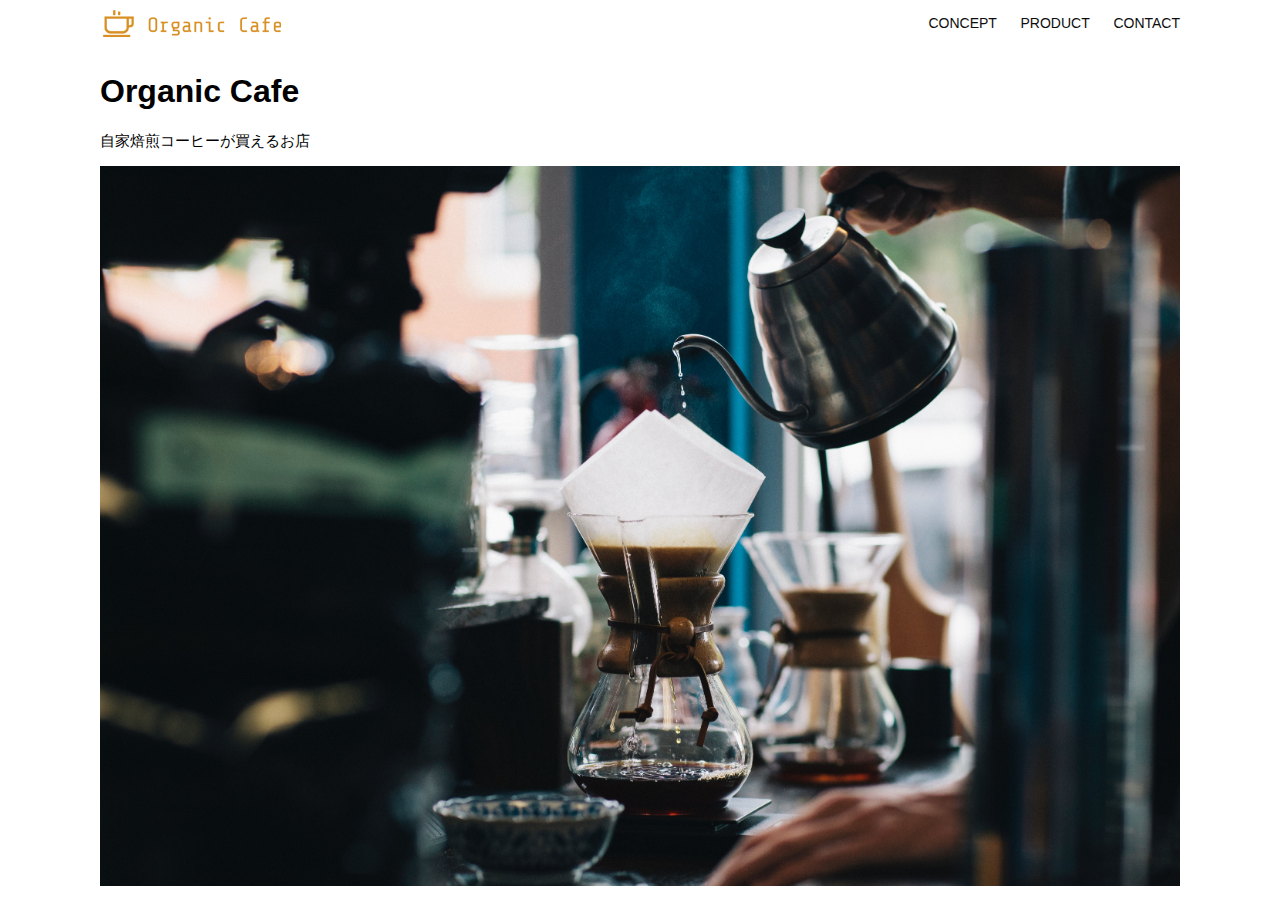
<file: kadai_013/index.html>
<!DOCTYPE html>
<html>
  <head>
    <title>Organic Cafe</title>
    <meta charset="UTF-8" />
    <meta name="description" content="自家焙煎のコーヒーがお家で楽しめるOrganic Cafe"/>
    <meta name="viewport" content="width=device-width, initial-scale=1.0" />
    <link rel="stylesheet" href="style.css" />
  </head>
  <body>
    <!-- ヘッダー -->
    <header>
      <!-- ロゴ -->
      <a href="index.html" id="logo"><img src="images/logo.png" alt="トップページに戻る"/></a>

      <!-- PC用ナビゲーション -->
      <nav id="nav-pc">
        <a href="index.html#concept">CONCEPT</a>
        <a href="index.html#product">PRODUCT</a>
        <a href="index.html#contact">CONTACT</a>
      </nav>
  
 <!-- スマホ用メニューボタン -->
  <img id="menu-sp" src="images/button-menu.png" alt="ナビゲーションを開く" onclick="document.getElementById('nav-sp').style.display = 'block'">

 <!-- スマホ用ナビゲーション -->
  <nav id="nav-sp">
   <ul>
     <li>
       <img id="close" src="images/button-close.png" alt="ナビゲーションを閉じる" onclick="document.getElementById('nav-sp').style.display = 'none'">
     </li>
     <li>
       <a id="logo-sp" href="index.html" onclick="document.getElementById('nav-sp').style.display = 'none'">
         <img src="images/logo-sp.png" alt="トップページに戻る">
       </a>
     </li>
     <li>
       <a class="menu" href="index.html#concept" onclick="document.getElementById('nav-sp').style.display = 'none'">CONCEPT</a>
     </li>
     <li>
       <a class="menu" href="index.html#product" onclick="document.getElementById('nav-sp').style.display = 'none'">PRODUCT</a>
     </li>
     <li><a class="menu" href="index.html#contact" onclick="document.getElementById('nav-sp').style.display = 'none'">CONTACT</a>
     </li>
    </ul>
  </nav>
 </header> 

    <main>
      <article>
        <!-- メインビジュアル -->
        <section id="main-visual">
          <div id="main-message">
            <h1>Organic Cafe</h1>
            <p>自家焙煎コーヒーが買えるお店</p>
          </div>
          <img src="images/main-image.jpg" alt="コーヒーをハンドドリップで淹れる画像"/>
        </section>
      </article>
    </main>
  </body>
</html>
</file>
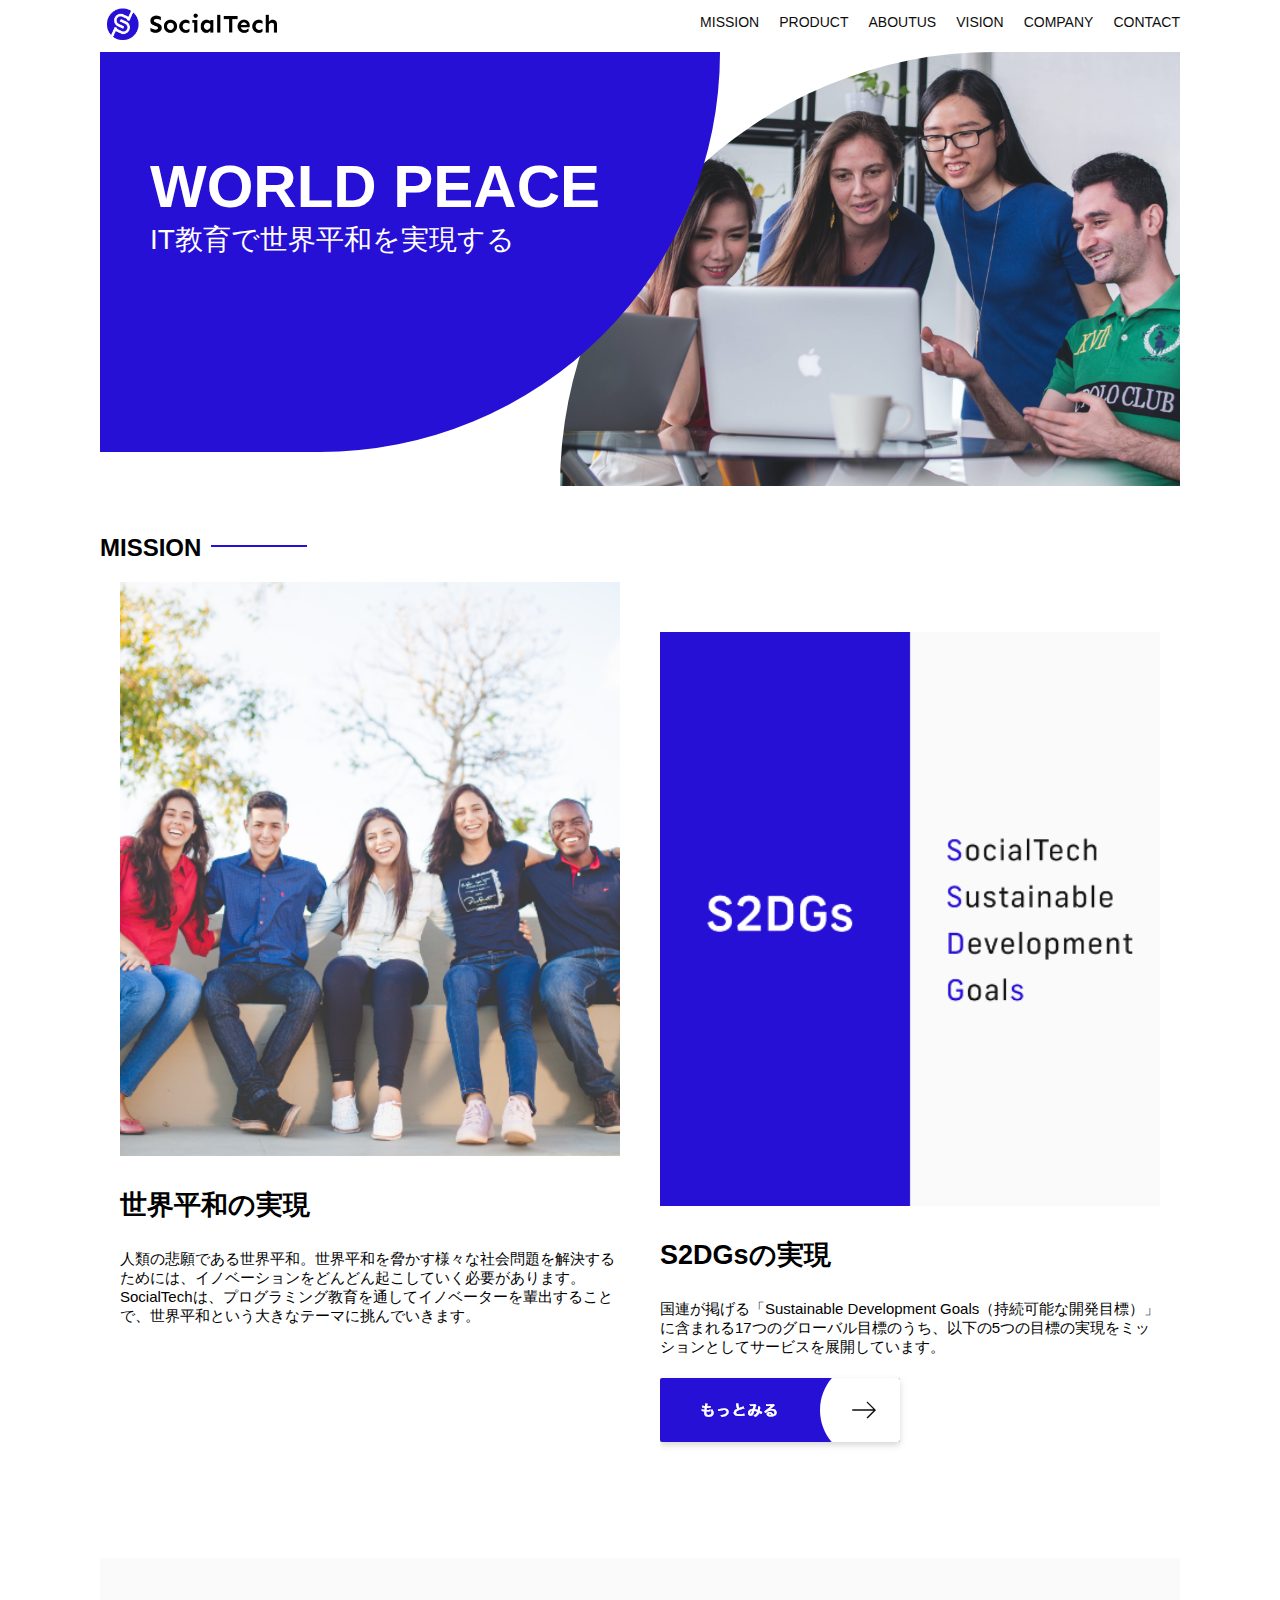
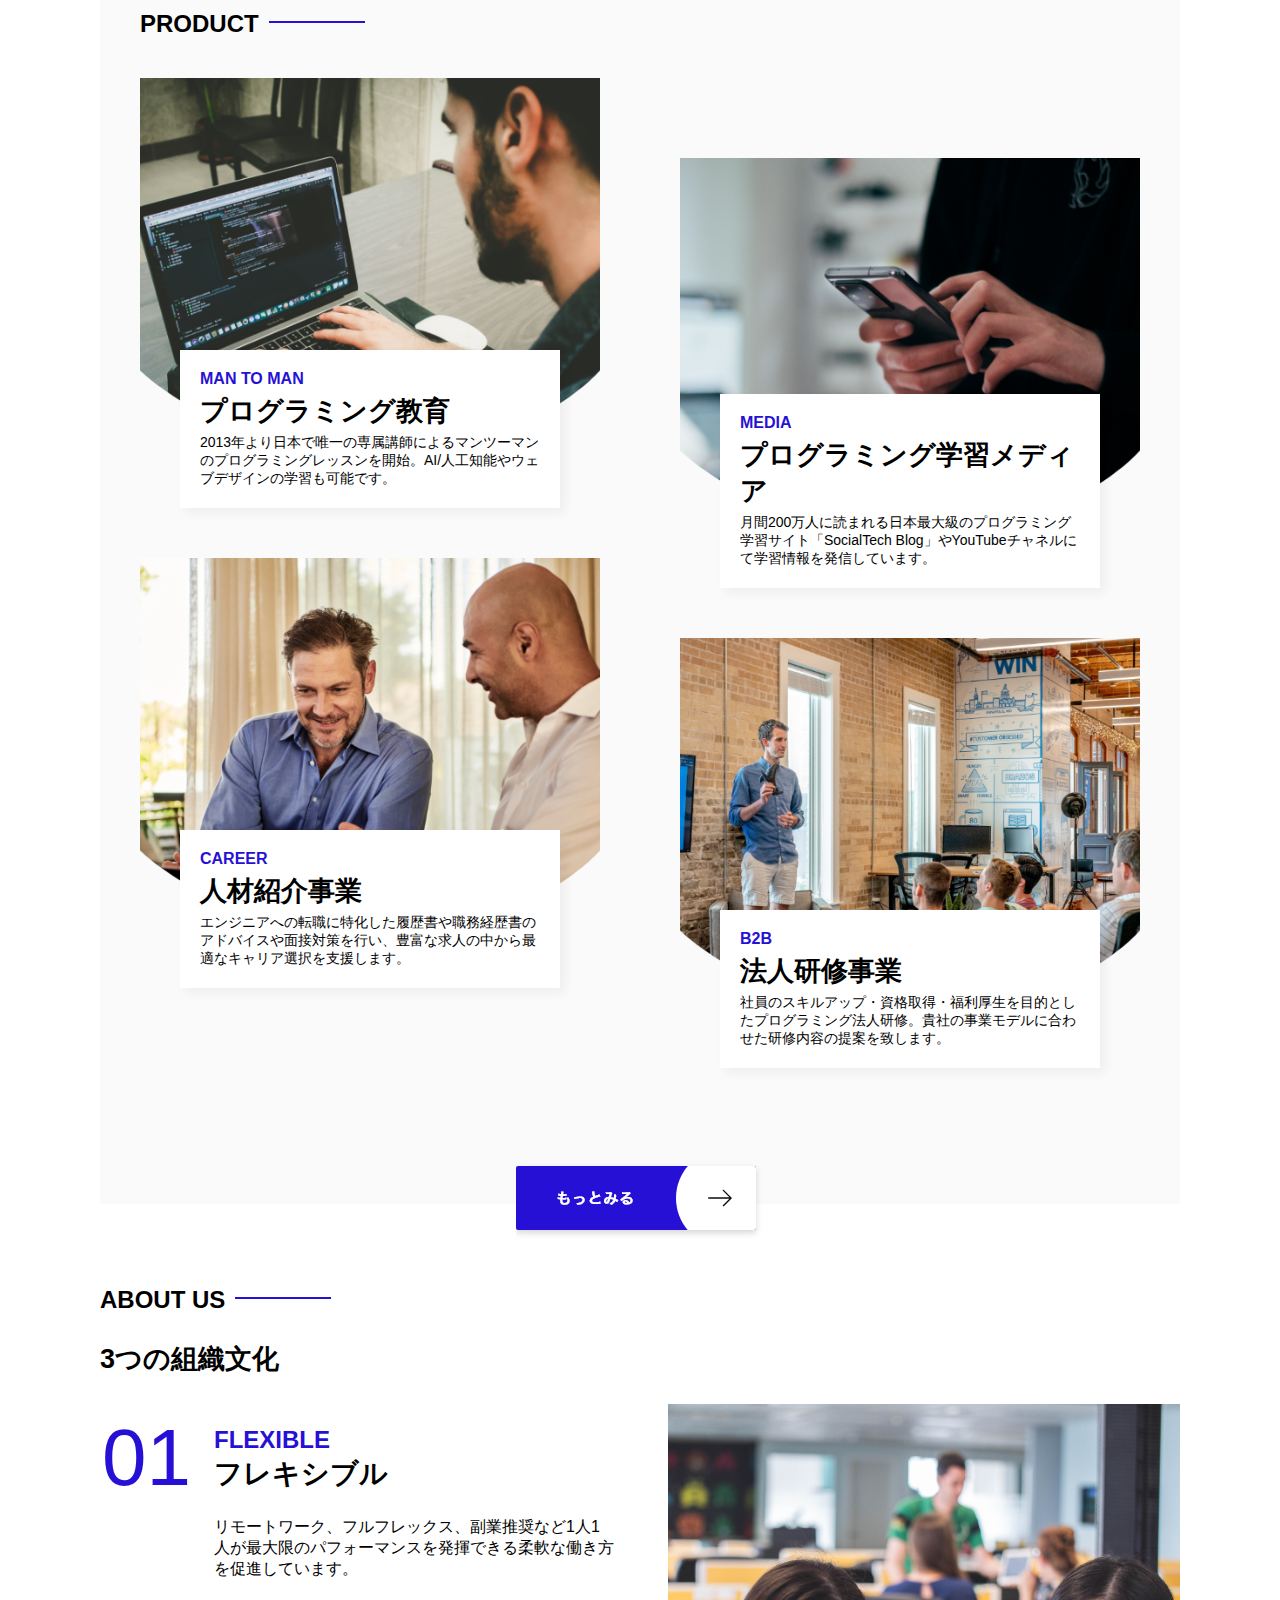
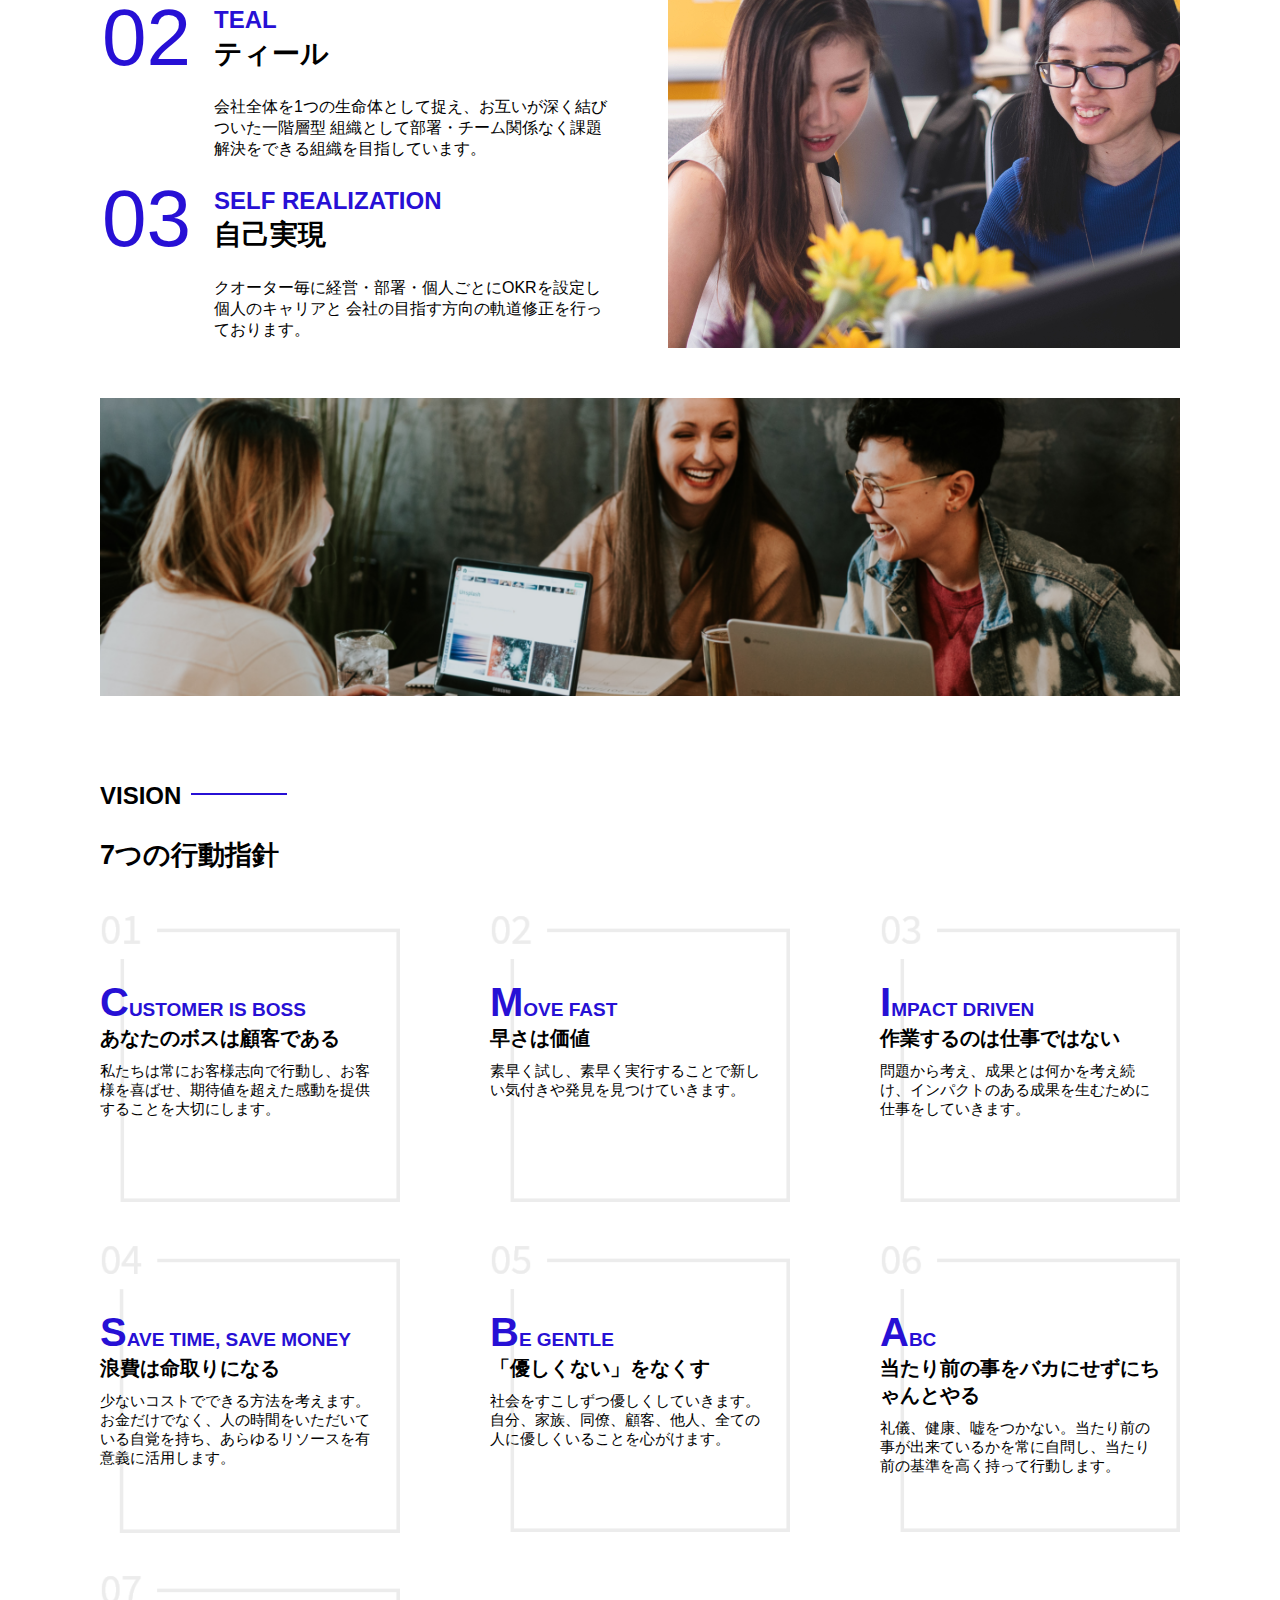
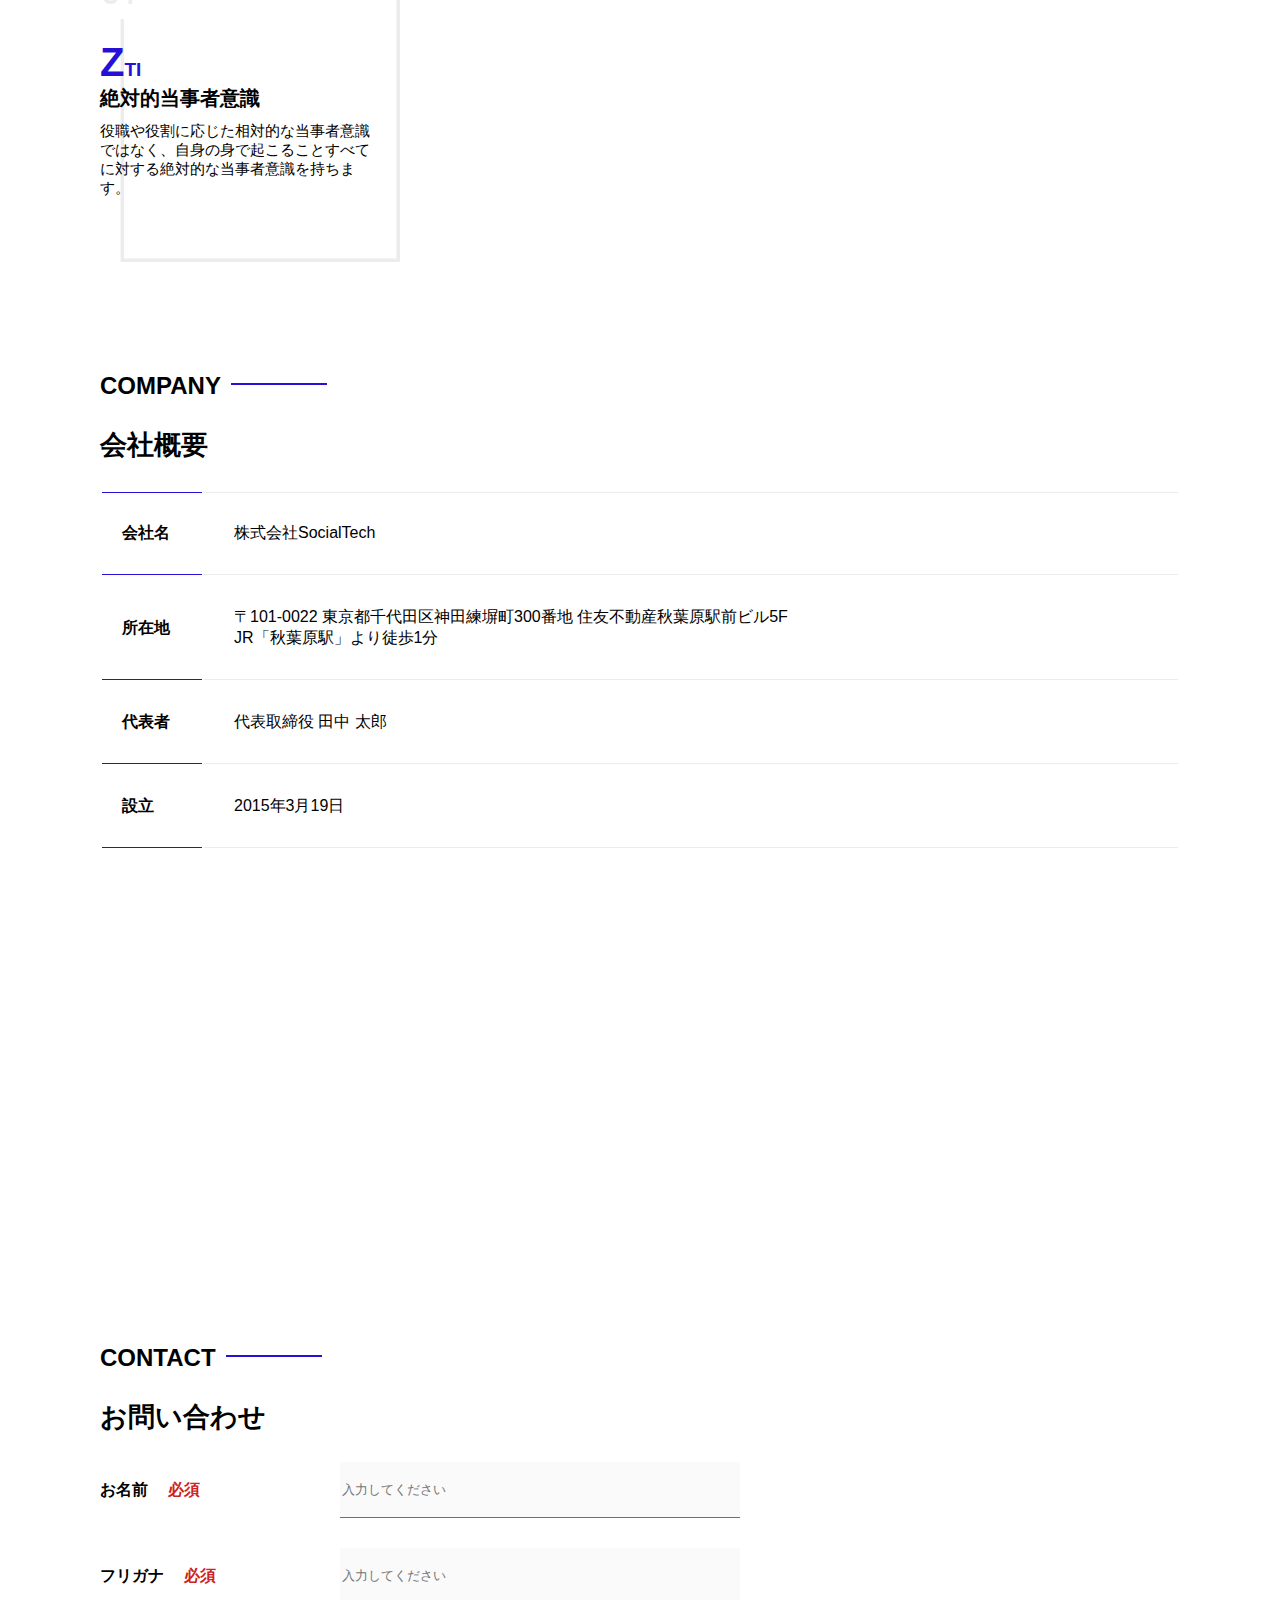
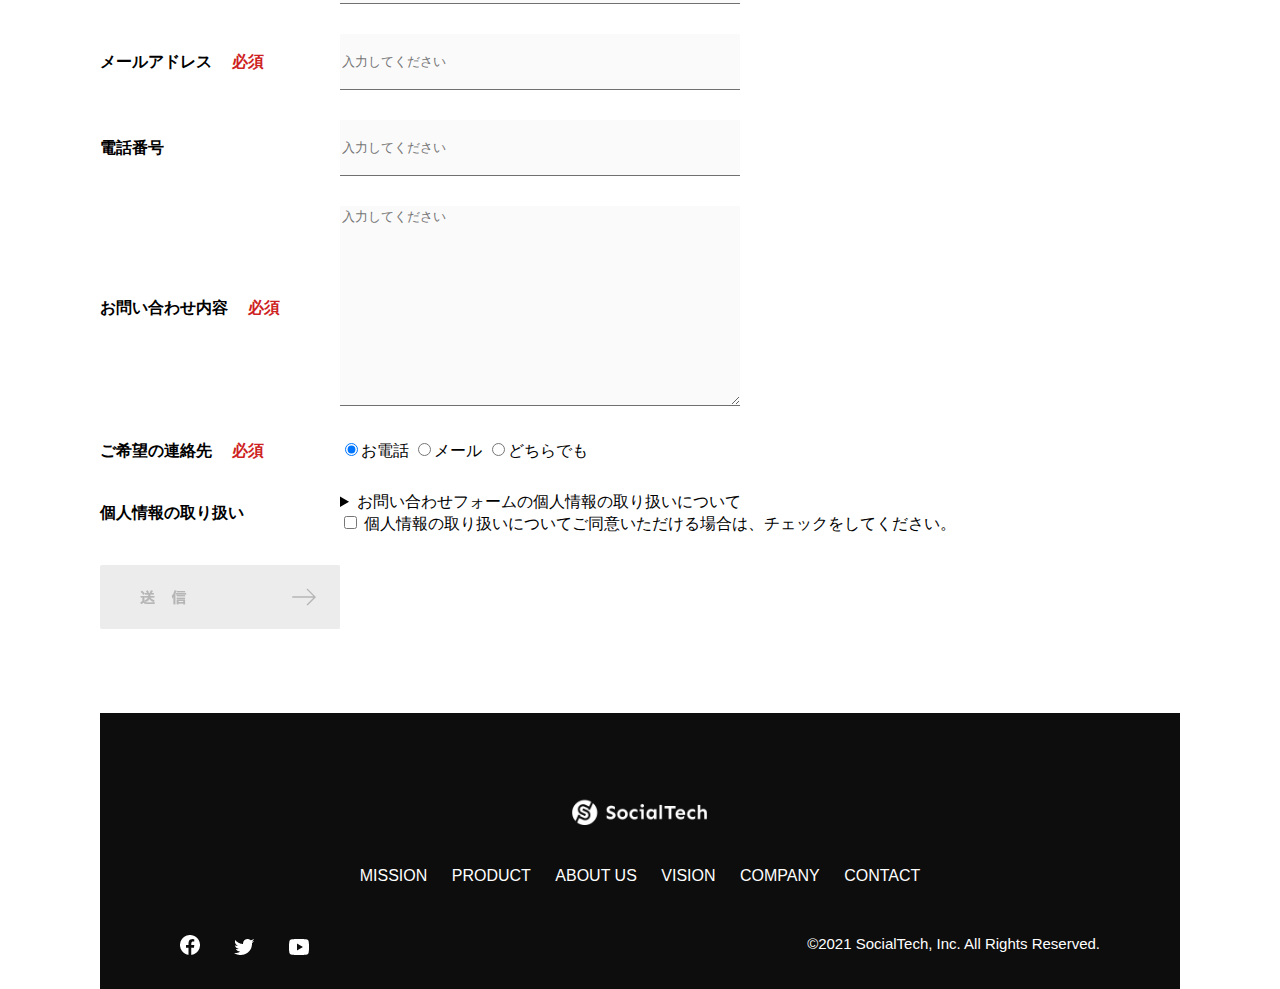
<file: kadai_tutorial_output/index.html>
<!DOCTYPE html>
<html>
<head>
  <title>SocialTech</title>
  <meta charset="utf-8">
  <meta name="description" content="SocialTechはEdTech業界のリーディングカンパニーを目指します。">
  <meta name="viewport" content="width=device-width, initial-scale=1.0">
  <link rel="stylesheet" href="style.css">
  
</head>
<body>
  <!--ヘッダー-->
  <header>
    <!--ロゴ-->
    <a href="index.html" id="logo">
      <img src="images/logo.png" alt="トップページに戻る">
    </a> 

    <!--PC用ナビゲーション-->
    <nav id="nav-pc">
      <ul>
        <li><a href="mission.html">MISSION</a></li>
        <li><a href="product.html">PRODUCT</a></li>
        <li><a href="index.html#aboutus">ABOUTUS</a></li>
        <li><a href="index.html#vision">VISION</a></li>
        <li><a href="index.html#company">COMPANY</a></li>
        <li><a href="index.html#contact">CONTACT</a></li>
      </ul>
    </nav>  
           <!-- スマホ用メニューボタン -->
           <button id="menu-sp" onclick="document.getElementById('nav-sp').style.display = 'block'">
            <img src="images/button-menu.png" alt="ナビゲーションを開く">
          </button>
           <!-- スマホ用ナビゲーション -->
           <div id="nav-sp">
             <button id="close" onclick="document.getElementById('nav-sp').style.display = 'none'">
               <img src="images/button-close.png" alt="ナビゲーションを閉じる">
             </button>
     
             <nav>
               <ul>
                 <li>
                   <a id="logo-sp" href="index.html" onclick="document.getElementById('nav-sp').style.display = 'none'"><img src="images/logo-sp.png" alt="トップページに戻る"></a>
                 </li>
                 <li><a class="menu" href="mission.html" onclick="document.getElementById('nav-sp').style.display = 'none'">MISSION</a></li>
                 <li><a class="menu" href="product.html" onclick="document.getElementById('nav-sp').style.display = 'none'">PRODUCT</a></li>
                 <li><a class="menu" href="index.html#aboutus" onclick="document.getElementById('nav-sp').style.display = 'none'">ABOUT US</a></li>
                 <li><a class="menu" href="index.html#vision" onclick="document.getElementById('nav-sp').style.display = 'none'">VISION</a></li>
                 <li><a class="menu" href="index.html#company" onclick="document.getElementById('nav-sp').style.display = 'none'">COMPANY</a></li>
                 <li><a class="menu" href="index.html#contact" onclick="document.getElementById('nav-sp').style.display = 'none'">CONTACT</a></li>
               </ul>
             </nav>
             <div id="sns">
               <a href="https://www.facebook.com/sejuku2013">
                 <img src="images/button-facebook.png" alt="Facebookのリンク">
               </a>
               <a href="https://twitter.com/samuraijuku">
                 <img src="images/button-twitter.png" alt="Twitterのリンク">
               </a>
               <a href="https://www.youtube.com/channel/UCCFOQO5aDK0xXam4cUQXT8g">
                 <img src="images/button-youtube.png" alt="YouTubeのリンク">
               </a>
             </div>
           </div>
  </header>
  <main>
    <article>
      <!--メインビジュアル-->
      <section id="main-visual">
        <div id="main-message">
          <h1>WORLD PEACE</h1>
          <p>IT教育で世界平和を実現する</p>
        </div>
        <img src="images/index/index-main.png" alt="PCの周りに集まる多国籍の仲間たち">
      </section>  
      
      <section id="mission">
        <h2 class="index-h2">MISSION</h2>
         <div id="mission-flex">
          <div>
           <img id="mission-photo" src="images/index/index-mission.png" alt="屋外のベンチで写真を撮影する多国籍の仲間たち">
           <h3>世界平和の実現</h3>
           <p>
            人類の悲願である世界平和。世界平和を脅かす様々な社会問題を解決するためには、イノベーションをどんどん起こしていく必要があります。SocialTechは、プログラミング教育を通してイノベーターを輩出することで、世界平和という大きなテーマに挑んでいきます。
           </p> 
          </div>
          <div>
            <img id="s2dgs" src="images/index/s2dgs.png" alt="S2DGs">
            <h3>S2DGsの実現</h3>
            <p>国連が掲げる「Sustainable Development Goals（持続可能な開発目標）」に含まれる17つのグローバル目標のうち、以下の5つの目標の実現をミッションとしてサービスを展開しています。</p>
            <a href="mission.html">
              <img src="images/button-more.png" alt="もっとみる">
            </a>
          </div>
        </div>
      </section><!-- mission-->   
      
    <section id="product">
      <h2 class="index-h2">PRODUCT</h2>
       <div class="product-flex">
        <div id="product-left">
          <div>
            <img class="product-photo" src="images/index/index-mantoman.png" alt="PCでコードを書く男性">
            <div class="product-explain">
              <span>MAN TO MAN</span>
              <h3>プログラミング教育</h3>
              <p>2013年より日本で唯一の専属講師によるマンツーマンのプログラミングレッスンを開始。AI/人工知能やウェブデザインの学習も可能です。</p>
            </div>
          </div>
          <div>
            <img class="product-photo" src="images/index/index-career.png" alt="笑顔で話し合う2人の男性">
            <div class="product-explain">
              <span>CAREER</span>
              <h3>人材紹介事業</h3>
              <p>エンジニアへの転職に特化した履歴書や職務経歴書のアドバイスや面接対策を行い、豊富な求人の中から最適なキャリア選択を支援します。</p>
            </div>
          </div>
        </div>
        <div id="product-right">
          <div>
            <img class="product-photo" src="images/index/index-media.png" alt="スマートフォンを操作する人">
            <div class="product-explain">
              <span>MEDIA</span>
              <h3>プログラミング学習メディア</h3>
              <p>月間200万人に読まれる日本最大級のプログラミング学習サイト「SocialTech Blog」やYouTubeチャネルにて学習情報を発信しています。</p>
            </div>
          </div>
          <div>
            <img class="product-photo" src="images/index/index-b2b.png" alt="講演中の男性とそれを聴く人々">
            <div class="product-explain">
              <span>B2B</span>
              <h3>法人研修事業</h3>
              <p>社員のスキルアップ・資格取得・福利厚生を目的としたプログラミング法人研修。貴社の事業モデルに合わせた研修内容の提案を致します。</p>
            </div>
          </div>
        </div>
      </div>
      <div id="product-more">
        <a href="product.html">
          <img src="images/button-more.png" alt="もっとみる">
        </a>
        </div> 
    </section><!--product-->

    <section id="aboutus">
      <h2 class="index-h2">ABOUT US</h2>
      <h3>3つの組織文化</h3>
      <div>
        <table class="culture-table">
          <tr>
            <td class="culture-num">01</td>
            <th><span class="culture-en">FLEXIBLE</span><br>フレキシブル</th>
          </tr>
          <tr>
            <td>
              <!--空のセル-->
            </td>
            <td class="culture-description">リモートワーク、フルフレックス、副業推奨など1人1人が最大限のパフォーマンスを発揮できる柔軟な働き方を促進しています。</td>
          </tr>
          <tr>
            <td class="culture-num">02</td>
            <th><span class="culture-en">TEAL</span><br>ティール</th>
          </tr>
          <tr>
            <td>
              <!--空のセル-->
            </td>
            <td class="culture-description">会社全体を1つの生命体として捉え、お互いが深く結びついた一階層型 組織として部署・チーム関係なく課題解決をできる組織を目指しています。</td>
          </tr>
          <tr>
            <td class="culture-num">03</td>
            <th><span class="culture-en">SELF REALIZATION</span><br>自己実現</th>
          </tr>
          <tr>
            <td>
              <!--空のセル-->
            </td>
            <td class="culture-description">クオーター毎に経営・部署・個人ごとにOKRを設定し個人のキャリアと 会社の目指す方向の軌道修正を行っております。</td>
          </tr>
        </table>
        <img class="culture-img" src="images/index/index-aboutus1.png" alt="笑顔で話し合う2人の女性">
      </div>
      <img class="culture-img2" src="images/index/index-aboutus2.png" alt="笑顔で話し合う3人の男女">
    </section><!--aboutus-->

    <section id="vision">
      <h2 class="index-h2">VISION</h2>
      <h3>7つの行動指針</h3>
      <div>
        <div class="vision-box">
          <img src="images/index/vision-01.png" alt="01">
          <div>
            <h4>CUSTOMER IS BOSS</h4>
            <h5>あなたのボスは顧客である</h5>
            <p>私たちは常にお客様志向で行動し、お客様を喜ばせ、期待値を超えた感動を提供することを大切にします。</p>
          </div>
        </div>
        <div class="vision-box">
          <img src="images/index/vision-02.png" alt="02">
          <div>
            <h4>MOVE FAST</h4>
            <h5>早さは価値</h5>
            <p>素早く試し、素早く実行することで新しい気付きや発見を見つけていきます。</p>
          </div>
        </div>
        <div class="vision-box">
          <img src="images/index/vision-03.png" alt="03">
          <div>
            <h4>IMPACT DRIVEN</h4>
            <h5>作業するのは仕事ではない</h5>
            <p>問題から考え、成果とは何かを考え続け、インパクトのある成果を生むために仕事をしていきます。</p>
          </div>
        </div>
        <div class="vision-box">
          <img src="images/index//vision-04.png" alt="04">
          <div>
            <h4>SAVE TIME, SAVE MONEY</h4>
            <h5>浪費は命取りになる</h5>
            <p>少ないコストでできる方法を考えます。お金だけでなく、人の時間をいただいている自覚を持ち、あらゆるリソースを有意義に活用します。</p>
          </div>
        </div>
        <div class="vision-box">
          <img src="images/index/vision-05.png" alt="05">
          <div>
            <h4>BE GENTLE</h4>
            <h5>「優しくない」をなくす</h5>
            <p>社会をすこしずつ優しくしていきます。自分、家族、同僚、顧客、他人、全ての人に優しくいることを心がけます。</p>
          </div>
        </div>
        <div class="vision-box">
          <img src="images/index/vision-06.png" alt="06">
          <div>
            <h4>ABC</h4>
            <h5>当たり前の事をバカにせずにちゃんとやる</h5>
            <p>礼儀、健康、嘘をつかない。当たり前の事が出来ているかを常に自問し、当たり前の基準を高く持って行動します。</p>
          </div>
        </div>
        <div class="vision-box">
          <img src="images/index/vision-07.png" alt="07">
          <div>
            <h4>ZTI</h4>
            <h5>絶対的当事者意識</h5>
            <p>役職や役割に応じた相対的な当事者意識ではなく、自身の身で起こることすべてに対する絶対的な当事者意識を持ちます。</p>
          </div>
        </div>
      </div>
    </section><!--vision-->

    <section id="company">
      <h2 class="index-h2">COMPANY</h2>
      <h3>会社概要</h3>
      <table id="company-table">
        <tr>
          <th class="tableheader tableheader-first">会社名</th>
          <td class="cell cell-first">株式会社SocialTech</td>
        </tr>
        <tr>
          <th class="tableheader">所在地</th>
          <td class="cell">〒101-0022 東京都千代田区神田練塀町300番地 住友不動産秋葉原駅前ビル5F<br>JR「秋葉原駅」より徒歩1分</td>
        </tr>
        <tr>
          <th class="tableheader">代表者</th>
          <td class="cell">代表取締役 田中 太郎</td>
        </tr>
        <tr>
          <th class="tableheader">設立</th>
          <td class="cell">2015年3月19日</td>
        </tr>
      </table>
      <iframe 
      src="https://www.google.com/maps/embed?pb=!1m18!1m12!1m3!1d3240.0688551336807!2d139.7720776771055!3d35.69992317258124!2m3!1f0!2f0!3f0!3m2!1i1024!2i768!4f13.1!3m3!1m2!1s0x60188fee13660e23%3A0x77137876edf742ac!2z5L2P5Y-L5LiN5YuV55Sj56eL6JGJ5Y6f6aeF5YmN44OT44Or!5e0!3m2!1sja!2sjp!4v1704858013291!5m2!1sja!2sjp" 
      style="border: 0" allowfullscreen="" loading="lazy">
      </iframe>
    </section><!--company-->
    <section id="contact">
      <h2 class="index-h2">CONTACT</h2>
      <h3>お問い合わせ</h3>
      <form>
        <div>
          <div class="contact-heading">
            <label class="contact-label">お名前<span class="contact-span">必須</span></label>
          </div>
          <div>
            <input type="text" name="name" placeholder="入力してください" class="contact-textbox">
          </div>
        </div>
        <div>
          <div class="contact-heading">
            <label class="contact-label">フリガナ<span class="contact-span">必須</span></label>
          </div>
          <div>
            <input type="text" name="hurigana" placeholder="入力してください" class="contact-textbox">
          </div>
        </div>
        <div>
          <div class="contact-heading">
            <label class="contact-label">メールアドレス<span class="contact-span">必須</span></label>
          </div>
          <div>
            <input type="text" name="email" placeholder="入力してください" class="contact-textbox">
          </div>
        </div>
        <div>
          <div class="contact-heading">
            <label class="contact-label">電話番号</label>
          </div>
          <div>
            <input type="text" name="tel" placeholder="入力してください" class="contact-textbox">
          </div>
        </div>
        <div>
          <div class="contact-heading">
            <label class="contact-label">お問い合わせ内容<span class="contact-span">必須</span></label>
          </div>
          <div>
            <textarea class="contact-textarea" placeholder="入力してください" name="message"></textarea>
          </div>
        </div>
        <div>
          <div class="contact-heading">
            <label class="contact-label">ご希望の連絡先<span class="contact-span">必須</span></label>
          </div>
          <div>
            <input class="radiobutton" type="radio" value="tel" name="contact" checked><label>お電話</label>
            <input class="radiobutton" type="radio" value="mail" name="contact"><label>メール</label>
            <input class="radiobutton" type="radio" value="both" name="contact"><label>どちらでも</label>
          </div>
        </div>
        <div>
          <div class="contact-heading">
            <label class="contact-label">個人情報の取り扱い</label>
          </div>
          <div>
            <details>
              <summary>お問い合わせフォームの個人情報の取り扱いについて</summary>
              <div>
                <dl>
                  <dt>１．組織の名称又は氏名</dt>
                  <dd>株式会社SocialTech</dd>
                  <dt>２．個人情報保護管理者（若しくはその代理人）の氏名又は職名、所属及び連絡先</dt>
                  <dd>
                    <p>鈴木 一郎 コーポレート部</p>
                    <p>メールアドレス：samurai@example.com</p>
                    <p>TEL：03-1234-5678</p>
                  </dd>
                  <dt>３．個人情報の利用目的</dt>
                  <dd>
                    <ul>
                      <li>本サービス及び本サービスに関連する情報の提供又はそれらに関する連絡のため</li>
                      <li>ユーザーの本人確認のため</li>
                      <li>当社サービスのご案内のため</li>
                      <li>当社の商品等の広告または宣伝（電子メールによるものを含むものとします。）</li>
                    </ul>
                  </dd>
                  <dt>４．個人情報の取り扱い業務の委託</dt>
                  <dd>個人情報の取扱業務の全部または一部を外部に業務委託する場合があります。その際、弊社は、個人情報を適切に保護できる管理体制を敷き実行していることを条件として委託先を厳選したうえで、機密保持契約を委託先と締結し、お客様の個人情報を厳密に管理させます。</dd>
                  <dt>５．個人情報の開示等の請求</dt>
                  <dd>
                    お客様は、弊社に対してご自身の個人情報の開示等（利用目的の通知、開示、内容の訂正・追加・削除、利用の停止または消去、第三者への提供の停止）に関して、当社問合わせ窓口に申し出ることができます。<br>
                    その際、弊社はお客様ご本人を確認させていただいたうえで、合理的な期間内に対応いたします。<br>
                    なお、個人情報に関する弊社問合わせ先は、次の通りです。
                  </dd>
                  <dd>
                    <p>株式会社SocialTech　個人情報問合せ窓口</p>
                    <p>〒150-0043　東京都千代田区神田練塀町300番地 住友不動産秋葉原駅前ビル5F</p>
                    <p>メールアドレス：samurai@example.com　TEL：03-1234-5678</p>
                  </dd>

                  <dt>６．個人情報を提供されることの任意性について</dt>
                  <dd>お客様がご自身の個人情報を弊社に提供されるか否かは、お客様のご判断によりますが、もしご提供されない場合には、適切なサービスが提供できない場合がありますので予めご了承ください。</dd>
                </dl>
              </div>
            </details>
            <input type="checkbox" name="agree">
            <span>個人情報の取り扱いについてご同意いただける場合は、チェックをしてください。</span>
          </div>
        </div>
        <input type="image" src="images/button-submit.png" alt="送信する">
      </form>
    </section><!--contact-->
    </article>
  </main>  
  
  <footer>
    <div id="footer-logo">
      <img src="images/logo-sp.png" alt="SocialTech">
    </div>
    <div id="footer-link">
      <a href="mission.html">MISSION</a>
      <a href="product.html">PRODUCT</a>
      <a href="index.html#aboutus">ABOUT US</a>
      <a href="index.html#vision">VISION</a>
      <a href="index.html#company">COMPANY</a>
      <a href="index.html#contact">CONTACT</a>
    </div>
    <div id="sns-footer">
      <div class="sns-btns">
        <a href="https://www.facebook.com/sejuku2013"><img src="images/button-facebook.png" alt="Facebookのリンク"></a>
        <a href="https://twitter.com/samuraijuku"><img src="images/button-twitter.png" alt="Twitterのリンク"></a>
        <a href="https://www.youtube.com/channel/UCCFOQO5aDK0xXam4cUQXT8g"><img src="images/button-youtube.png" alt="YouTubeのリンク"></a>
      </div>
      <p id="copyright">&copy;2021 SocialTech, Inc. All Rights Reserved.</p>
    </div>

  </footer>
</body>
</html>
</file>
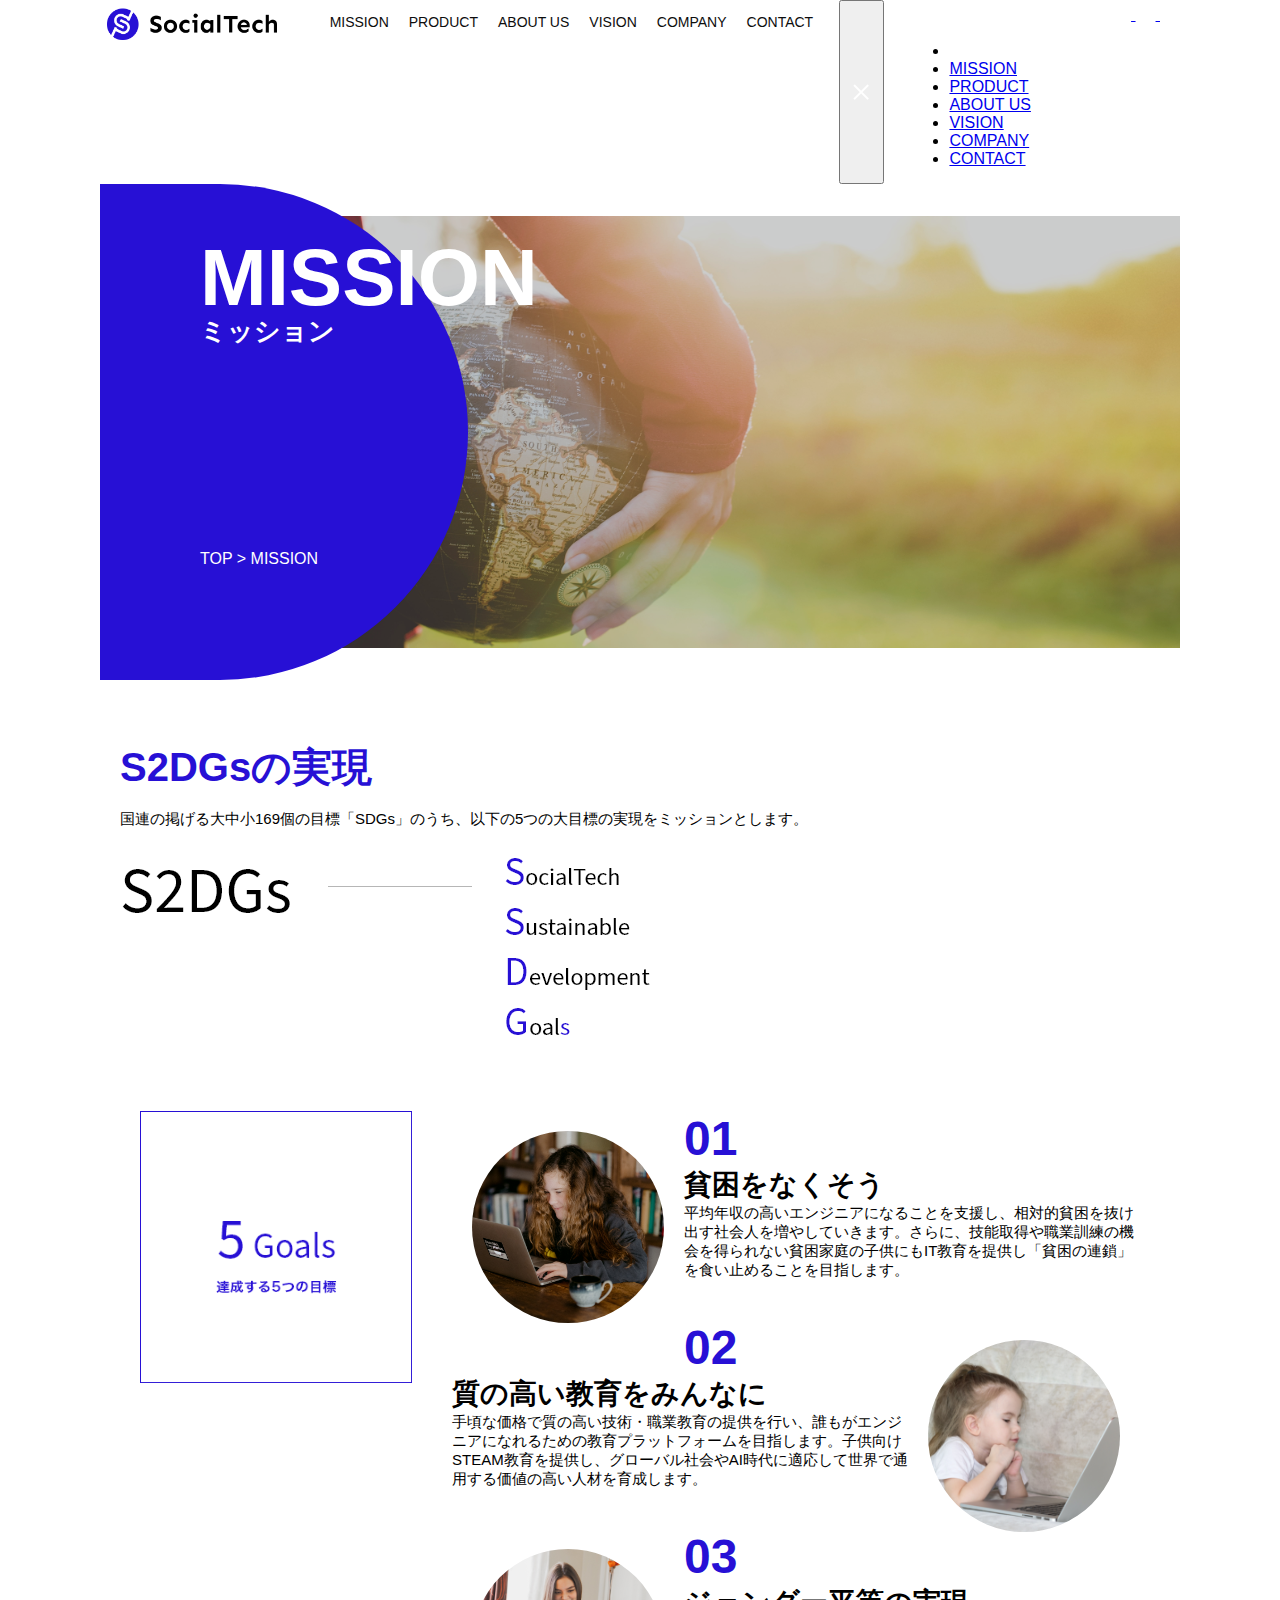
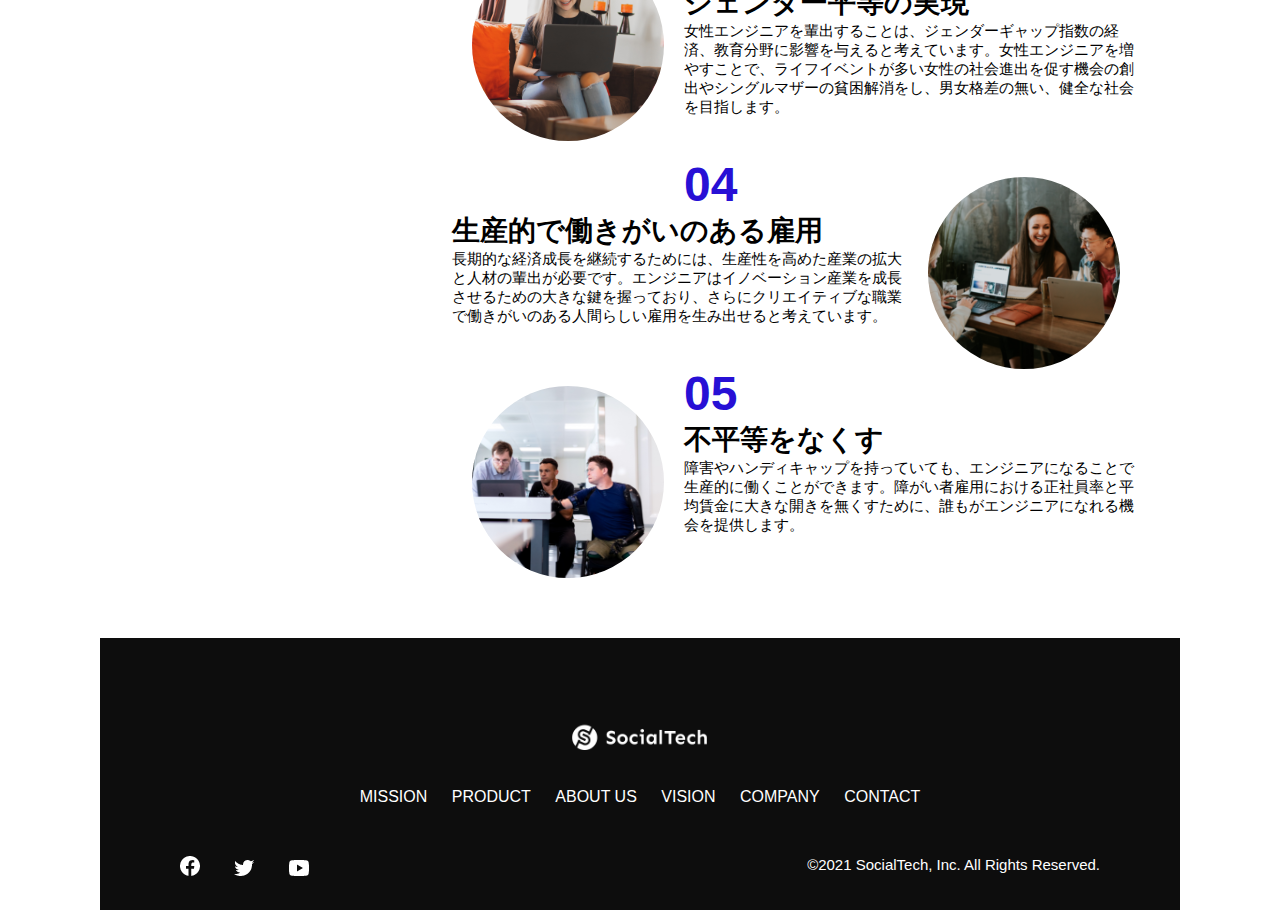
<file: kadai_tutorial_output/mission.html>
<!DOCTYPE>
<html>
  <head>
    <title>SocialTech - MISSION ミッション -</title>
    <meta charset="UTF-8">
    <meta name="discription" content="SocialTechが目指す5つの目標(S2DGs)">
    <meta name="viewport" content="width=device-width, initial-scale=1.0">
    <link rel="stylesheet" href="style.css">
  </head>

  <body>
    <!--header-->
    <header>
      <a href="index.html" id="logo">
        <img src="images/logo.png" alt="トップページに戻る">
      </a>

      <!--PC navigation-->
      <nav id="nav-pc">
        <ul>
          <li><a href="mission.html">MISSION</a></li>
          <li><a href="product.html">PRODUCT</a></li>
          <li><a href="index.html#aboutus">ABOUT US</a></li>
          <li><a href="index.html#vision">VISION</a></li>
          <li><a href="index.html#company">COMPANY</a></li>
          <li><a href="index.html#contact">CONTACT</a></li>
        </ul>
      </nav>

      <!--sp menu button-->
      <button id="menu-sp" onclick="document.getElementById('nav-sp').style.display = 'block'">
        <img src="images/button-menu.png" alt="ナビゲーションを開く">
      </button>

      <!--sp navigation button-->
      <button id="close" onclick="document.getElementById('nav-sp').style.display = 'none'">
        <img src="images/button-close.png" alt="ナビゲーションを閉じる">
      </button>

      <nav>
        <ul>
          <li>
            <a id="logo-sp" href="index.html" onclick="document.getElementById('nav-sp').style.display = 'none'"><img src="images/logo-sp.png" alt="トップページに戻る"></a>
            </li>
            <li><a class="menu" href="mission.html" onclick="document.getElementById('nav-sp').style.display = 'none'">MISSION</a></li>
            <li><a class="menu" href="product.html" onclick="document.getElementById('nav-sp').style.display = 'none'">PRODUCT</a></li>
            <li><a class="menu" href="index.html#aboutus" onclick="document.getElementById('nav-sp').style.display = 'none'">ABOUT US</a></li>
            <li><a class="menu" href="index.html#vision" onclick="document.getElementById('nav-sp').style.display = 'none'">VISION</a></li>
            <li><a class="menu" href="index.html#company" onclick="document.getElementById('nav-sp').style.display = 'none'">COMPANY</a></li>
            <li><a class="menu" href="index.html#contact" onclick="document.getElementById('nav-sp').style.display = 'none'">CONTACT</a></li>
          </ul>
        </nav>
        <div id="sns">
          <a href="https://www.facebook.com/sejuku2013">
            <img src="images/button-facebook.png" alt="Facebookのリンク">
          </a>
          <a href="https://twitter.com/samuraijuku">
            <img src="images/button-twitter.png" alt="Twitterのリンク">
          </a>
          <a href="https://www.youtube.com/channel/UCCFOQO5aDK0xXam4cUQXT8g">
            <img src="images/button-youtube.png" alt="YouTubeのリンク">
          </a>
        </div>
      </div>
    </header>

    <main>
      <article>
        <section id="mission-main">
          <div class="mission-main-inner">
            <div id="mission-title">
              <h1>MISSION<br><span>ミッション</span></h1>
              <p>TOP > MISSION</p>
             </div>
            </div>
          </section>

          <section id="mission-s2dgs">
            <h2 class="mission-h2">S2DGsの実現</h2>
            <p>国連の掲げる大中小169個の目標「SDGs」のうち、以下の5つの大目標の実現をミッションとします。</p>
            <img src="images/mission/mission-s2dgs.png" alt="S2DGs">
          </section>

          <section id="mission-five-goals">
            <div class="five-goals-image">
              <img src="images/mission/mission-5goals.png">
            </div>
            <div class="five-goals-read">
              <div>
                <img class="fivegoals-image-left" src="images/mission/mission-5goals01.png" alt="PCを操作する女の子">
                <span class="fivegoals-number">01</span>
                <h3 class="fivegoals-h3">貧困をなくそう</h3>
                <p class="fivegoals-p">平均年収の高いエンジニアになることを支援し、相対的貧困を抜け出す社会人を増やしていきます。さらに、技能取得や職業訓練の機会を得られない貧困家庭の子供にもIT教育を提供し「貧困の連鎖」を食い止めることを目指します。</p>
              </div>
              <div>
                <img class="fivegoals-image-right" src="images/mission/mission-5goals02.png" alt="PCを見つめる小さい女の子">
                <span class="fivegoals-number">02</span>
                <h3 class="fivegoals-h3">質の高い教育をみんなに</h3>
                <p class="fivegoals-p">手頃な価格で質の高い技術・職業教育の提供を行い、誰もがエンジニアになれるための教育プラットフォームを目指します。子供向けSTEAM教育を提供し、グローバル社会やAI時代に適応して世界で通用する価値の高い人材を育成します。</p>
              </div>
              <div>
                <img class="fivegoals-image-left" src="images/mission/mission-5goals03.png" alt="PCを操作する女性">
  
                <span class="fivegoals-number">03</span>
                <h3 class="fivegoals-h3">ジェンダー平等の実現</h3>
                <p class="fivegoals-p">女性エンジニアを輩出することは、ジェンダーギャップ指数の経済、教育分野に影響を与えると考えています。女性エンジニアを増やすことで、ライフイベントが多い女性の社会進出を促す機会の創出やシングルマザーの貧困解消をし、男女格差の無い、健全な社会を目指します。</p>
              </div>
              <div>
                <img class="fivegoals-image-right" src="images/mission/mission-5goals04.png" alt="笑顔で話し合う3人の男女">
                <span class="fivegoals-number">04</span>
                <h3 class="fivegoals-h3">生産的で働きがいのある雇用</h3>
                <p class="fivegoals-p">長期的な経済成長を継続するためには、生産性を高めた産業の拡大と人材の輩出が必要です。エンジニアはイノベーション産業を成長させるための大きな鍵を握っており、さらにクリエイティブな職業で働きがいのある人間らしい雇用を生み出せると考えています。</p>
              </div>
              <div>
                <img class="fivegoals-image-left" src="images/mission/mission-5goals05.png" alt="障害を持つ男性が生き生きと働く様子">
                <span class="fivegoals-number">05</span>
                <h3 class="fivegoals-h3">不平等をなくす</h3>
                <p class="fivegoals-p">障害やハンディキャップを持っていても、エンジニアになることで生産的に働くことができます。障がい者雇用における正社員率と平均賃金に大きな開きを無くすために、誰もがエンジニアになれる機会を提供します。</p>
              </div>
            </div>
          </section>

      </article>
    </main>

    <footer>
      <div id="footer-logo">
        <img src="images/logo-sp.png" alt="SocialTech">
      </div>
      <div id="footer-link">
        <a href="mission.html">MISSION</a>
        <a href="product.html">PRODUCT</a>
        <a href="index.html#aboutus">ABOUT US</a>
        <a href="index.html#vision">VISION</a>
        <a href="index.html#company">COMPANY</a>
        <a href="index.html#contact">CONTACT</a>
      </div>
      <div id="sns-footer">
        <div class="sns-btns">
          <a href="https://www.facebook.com/sejuku2013"><img src="images/button-facebook.png" alt="Facebookのリンク"></a>
          <a href="https://twitter.com/samuraijuku"><img src="images/button-twitter.png" alt="Twitterのリンク"></a>
          <a href="https://www.youtube.com/channel/UCCFOQO5aDK0xXam4cUQXT8g"><img src="images/button-youtube.png" alt="YouTubeのリンク"></a>
        </div>
        <p id="copyright">&copy;2021 SocialTech, Inc. All Rights Reserved.</p>
      </div>
    </footer>

  </body>
</html>
</file>
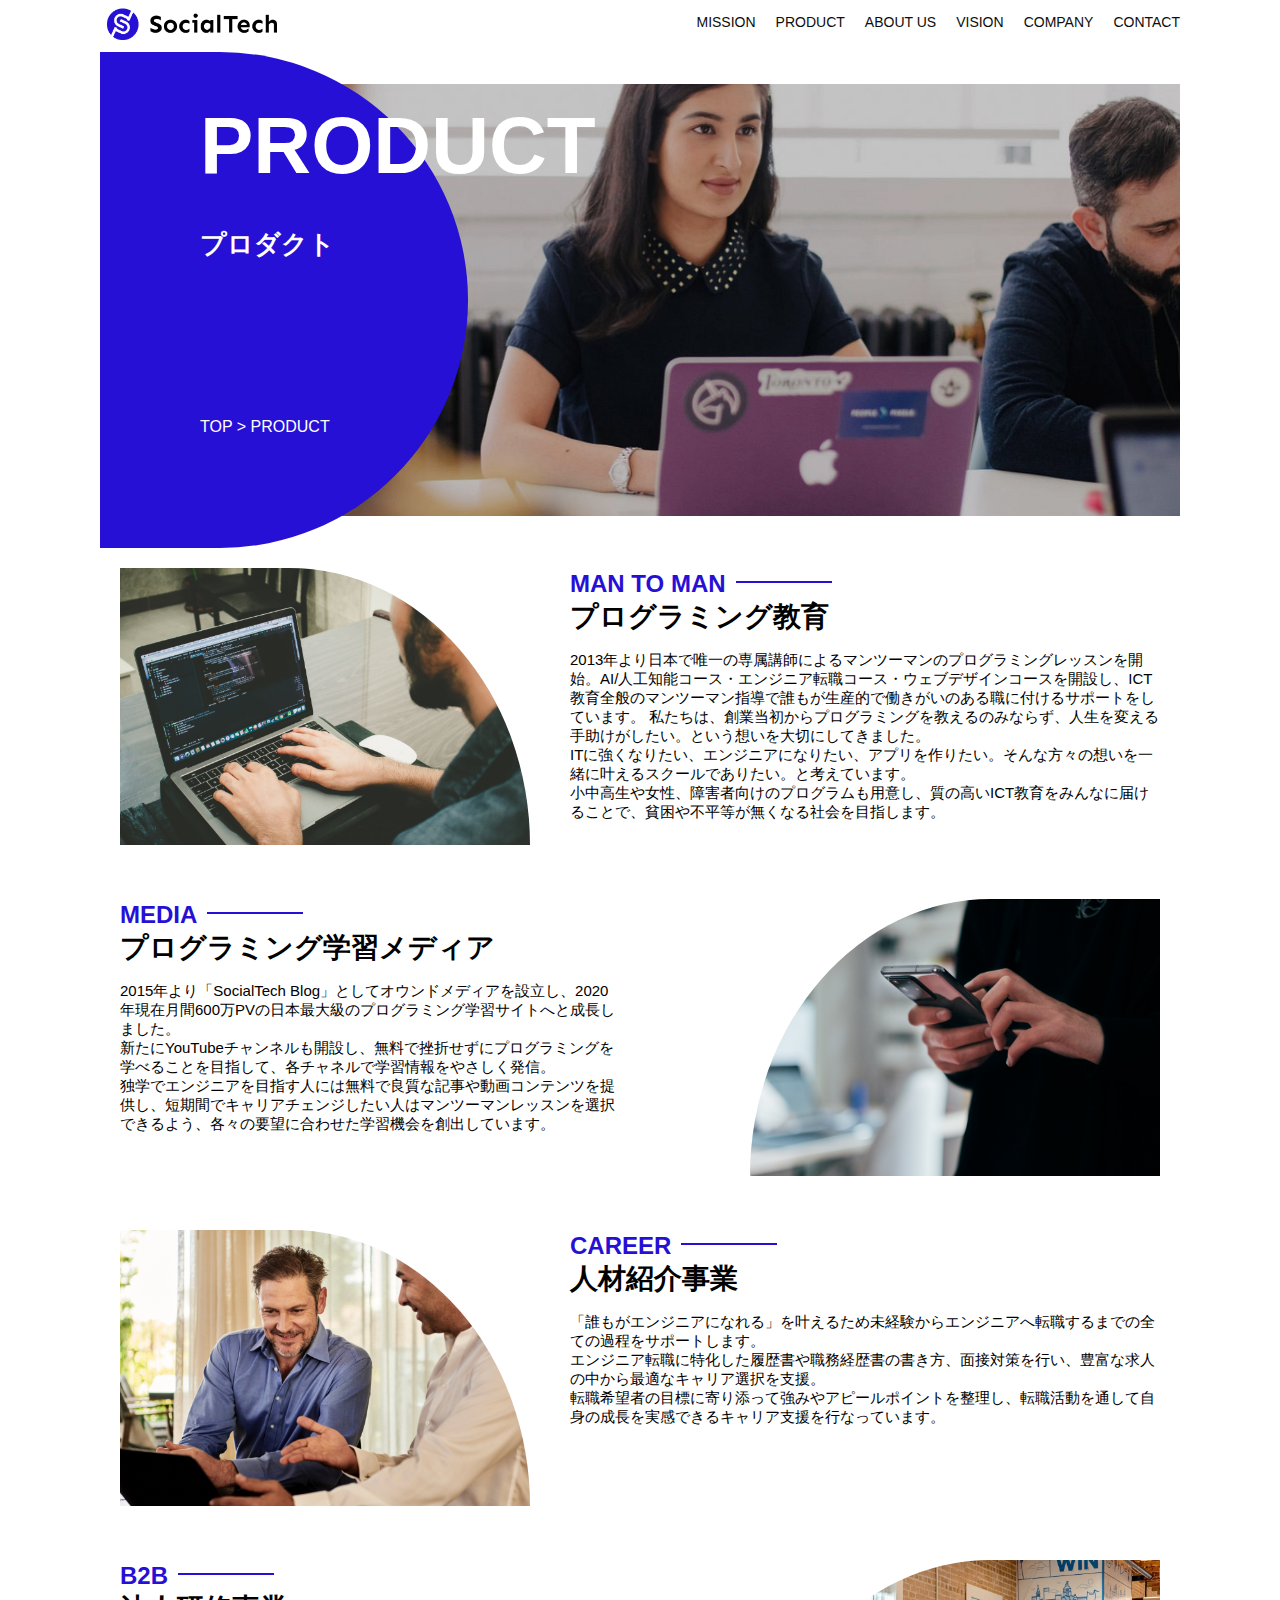
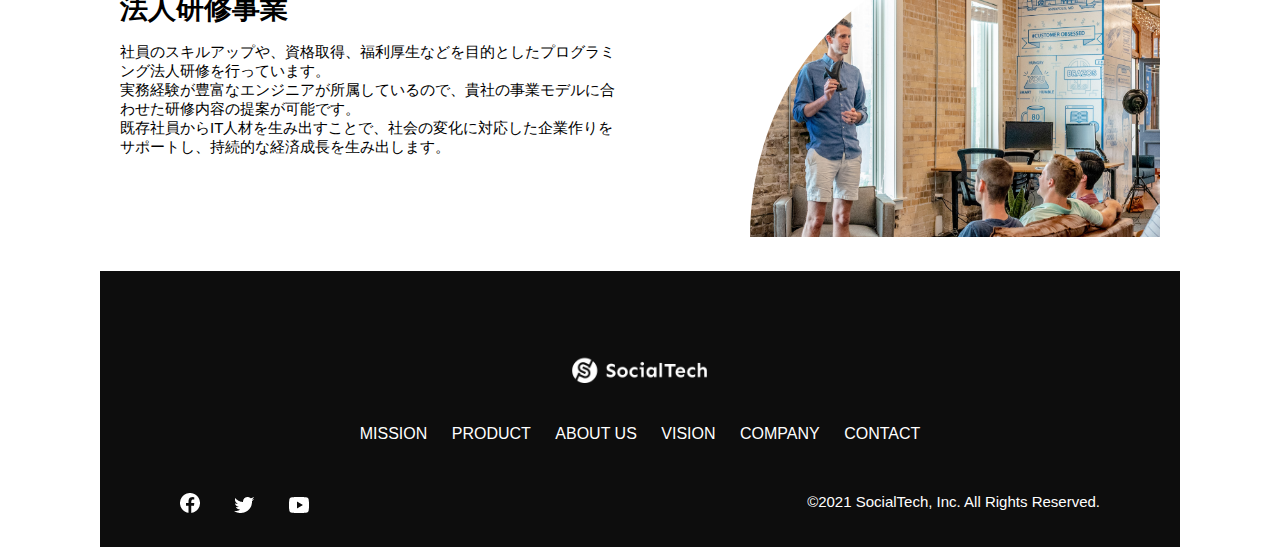
<file: kadai_tutorial_output/product.html>
<!DOCTYPE html>
<html>
  <head>
    <title>SocialTech -PRODUCT プロダクト-</title>
    <meta charset="utf-8">
    <meta name="description" content="SocialTechの4つのプロダクトを紹介します">
    <meta name="viewport" content="width=device-width, initial-scale=1.0">
    <link rel="stylesheet" href="style.css">
  </head>

  <body>
    <!-- ヘッダー -->
    <header>
      <!-- ロゴ -->
      <a href="index.html" id="logo">
        <img src="images/logo.png" alt="トップページに戻る">
      </a>

      <!-- PC用ナビゲーション -->
      <nav id="nav-pc">
        <ul>
          <li><a href="mission.html">MISSION</a></li>
          <li><a href="product.html">PRODUCT</a></li>
          <li><a href="index.html#aboutus">ABOUT US</a></li>
          <li><a href="index.html#vision">VISION</a></li>
          <li><a href="index.html#company">COMPANY</a></li>
          <li><a href="index.html#contact">CONTACT</a></li>
        </ul>
      </nav>

      <!-- スマホ用メニューボタン -->
      <button id="menu-sp" onclick="document.getElementById('nav-sp').style.display = 'block'">
        <img src="images/button-menu.png" alt="ナビゲーションを開く">
      </button>

      <!-- スマホ用ナビゲーション -->
      <div id="nav-sp">
        <button id="close" onclick="document.getElementById('nav-sp').style.display = 'none'">
          <img src="images/button-close.png" alt="ナビゲーションを閉じる">
        </button>

        <nav>
          <ul>
            <li>
              <a id="logo-sp" href="index.html" onclick="document.getElementById('nav-sp').style.display = 'none'"><img src="images/logo-sp.png" alt="トップページに戻る"></a>
            </li>
            <li><a class="menu" href="mission.html" onclick="document.getElementById('nav-sp').style.display = 'none'">MISSION</a></li>
            <li><a class="menu" href="product.html" onclick="document.getElementById('nav-sp').style.display = 'none'">PRODUCT</a></li>
            <li><a class="menu" href="index.html#aboutus" onclick="document.getElementById('nav-sp').style.display = 'none'">ABOUT US</a></li>
            <li><a class="menu" href="index.html#vision" onclick="document.getElementById('nav-sp').style.display = 'none'">VISION</a></li>
            <li><a class="menu" href="index.html#company" onclick="document.getElementById('nav-sp').style.display = 'none'">COMPANY</a></li>
            <li><a class="menu" href="index.html#contact" onclick="document.getElementById('nav-sp').style.display = 'none'">CONTACT</a></li>
          </ul>
        </nav>
        <div id="sns">
          <a href="https://www.facebook.com/sejuku2013">
            <img src="images/button-facebook.png" alt="Facebookのリンク">
          </a>
          <a href="https://twitter.com/samuraijuku">
            <img src="images/button-twitter.png" alt="Twitterのリンク">
          </a>
          <a href="https://www.youtube.com/channel/UCCFOQO5aDK0xXam4cUQXT8g">
            <img src="images/button-youtube.png" alt="YouTubeのリンク">
          </a>
        </div>
      </div>
    </header>

    <main>
      <article>
        <section id="product-main">
          <div class="product-main-inner">
            <div id="product-title">
              <h1>PRODUCT<br><span>プロダクト</span></h1>
              <p>TOP > PRODUCT</p>
            </div>
          </div>
        </section>          

        <section class="product-section product-section-left">
          <div class="product-section-img">
            <img src="images/product/product-mantoman.png" alt="PCでコードを書く男性">
          </div>
          <div class="product-read">
            <h2 class="product-h2">MAN TO MAN</h2>
            <h3 class="product-h3">プログラミング教育</h3>
            <p>
              2013年より日本で唯一の専属講師によるマンツーマンのプログラミングレッスンを開始。AI/人工知能コース・エンジニア転職コース・ウェブデザインコースを開設し、ICT教育全般のマンツーマン指導で誰もが生産的で働きがいのある職に付けるサポートをしています。 私たちは、創業当初からプログラミングを教えるのみならず、人生を変える手助けがしたい。という想いを大切にしてきました。<br>ITに強くなりたい、エンジニアになりたい、アプリを作りたい。そんな方々の想いを一緒に叶えるスクールでありたい。と考えています。<br>小中高生や女性、障害者向けのプログラムも用意し、質の高いICT教育をみんなに届けることで、貧困や不平等が無くなる社会を目指します。
            </p>
          </div>
        </section>

        <section class="product-section product-section-right">
          <div class="product-read">
            <h2 class="product-h2">MEDIA</h2>
            <h3 class="product-h3">プログラミング学習メディア</h3>
            <p>2015年より「SocialTech Blog」としてオウンドメディアを設立し、2020年現在月間600万PVの日本最大級のプログラミング学習サイトへと成長しました。<br>新たにYouTubeチャンネルも開設し、無料で挫折せずにプログラミングを学べることを目指して、各チャネルで学習情報をやさしく発信。<br>独学でエンジニアを目指す人には無料で良質な記事や動画コンテンツを提供し、短期間でキャリアチェンジしたい人はマンツーマンレッスンを選択できるよう、各々の要望に合わせた学習機会を創出しています。</p>
          </div>
          <div class="product-section-img">
            <img src="images/product/product-media.png" alt="スマートフォンを操作する人">
          </div>
        </section>

        <section class="product-section product-section-left">
          <div class="product-section-img">
            <img src="images/product/product-career.png" alt="笑顔で話し合う2人の男性">
          </div>
          <div class="product-read">
            <h2 class="product-h2">CAREER</h2>
            <h3 class="product-h3">人材紹介事業</h3>
            <p>「誰もがエンジニアになれる」を叶えるため未経験からエンジニアへ転職するまでの全ての過程をサポートします。<br>エンジニア転職に特化した履歴書や職務経歴書の書き方、面接対策を行い、豊富な求人の中から最適なキャリア選択を支援。<br>転職希望者の目標に寄り添って強みやアピールポイントを整理し、転職活動を通して自身の成長を実感できるキャリア支援を行なっています。<br></p>
          </div>
        </section>

        <section class="product-section product-section-right">
          <div class="product-read">
            <h2 class="product-h2">B2B</h2>
            <h3 class="product-h3">法人研修事業</h3>
            <p>社員のスキルアップや、資格取得、福利厚生などを目的としたプログラミング法人研修を行っています。<br>実務経験が豊富なエンジニアが所属しているので、貴社の事業モデルに合わせた研修内容の提案が可能です。<br>既存社員からIT人材を生み出すことで、社会の変化に対応した企業作りをサポートし、持続的な経済成長を生み出します。</p>
          </div>
          <div class="product-section-img">
            <img src="images/product/product-b2b.png" alt="講演中の男性とそれを聴く人々">
          </div>
        </section>
      </article>
    </main>

    <footer>
      <div id="footer-logo">
        <img src="images/logo-sp.png" alt="SocialTech">
      </div>
      <div id="footer-link">
        <a href="mission.html">MISSION</a>
        <a href="product.html">PRODUCT</a>
        <a href="index.html#aboutus">ABOUT US</a>
        <a href="index.html#vision">VISION</a>
        <a href="index.html#company">COMPANY</a>
        <a href="index.html#contact">CONTACT</a>
      </div>
      <div id="sns-footer">
        <div class="sns-btns">
          <a href="https://www.facebook.com/sejuku2013"><img src="images/button-facebook.png" alt="Facebookのリンク"></a>
          <a href="https://twitter.com/samuraijuku"><img src="images/button-twitter.png" alt="Twitterのリンク"></a>
          <a href="https://www.youtube.com/channel/UCCFOQO5aDK0xXam4cUQXT8g"><img src="images/button-youtube.png" alt="YouTubeのリンク"></a>
        </div>
        <p id="copyright">&copy;2021 SocialTech, Inc. All Rights Reserved.</p>
      </div>
    </footer>
    
  </body>
</html>
</file>
<file: kadai_013/style.css>
/* PC、スマホ共通スタイル */
body {
  font-family: "Source Sans Pro", "Hiragino Kaku Gothic ProN", Meiryo, Arial,
    sans-serif;
}

p {
  font-size: 15px;
}

#main-visual>img {
  width: 100%;
}

/*================
PC用のスタイル 
=================*/
@media screen and (min-width: 768px) {
  /* 横幅設定 */
  body {
    max-width: 1080px;
    min-width: 960px;
    margin: 0 auto 0 auto;
  }

  /* ヘッダー */
  header {
    display: flex;
    justify-content: space-between;
  }

  /* ナビゲーションのレイアウト */
  #nav-pc {
    text-align: right;
    font-size: 14px;
    padding-top: 15px;
  }

  /* ナビゲーションのリンクの装飾設定 */
  #nav-pc>a {
    text-decoration: none;
    margin-left: 20px;
  }

  #nav-pc>a:link {
    color: #0d0d0d;
  }

  #nav-pc>a:visited {
    color: #0d0d0d;
  }

  #nav-pc>a:hover {
    color: #0d0d0d;
    text-decoration: underline;
  }

  #nav-pc>a:active {
    color: #0d0d0d;
  }

  #menu-sp {
    display: none;
  }

  #nav-sp {
    display: none;
  }
}

/*SP向けのメニュー*/
@media screen and (max-width: 767px) {
  body {
    min-width: 375px;
    margin: 0;
  }

  #nav-pc {
    display: none;
  }

  #menu-sp {
    float: right;
    padding: 0;
    display: block;
  }

  #nav-sp {
    background-color: #ce933e;
    position: absolute;
    left: 0;
    top: 0;
    height: 100%;
    width: 100%;
    display: none;
    z-index: 100;
  }

  #nav-sp ul {
    padding-left: 0;
  }

  #nav-sp li {
    list-style: none;
  }

  #close {
    position: absolute;
    top: 20px;
    right: 20px;
  }

  #logo-sp {
    margin: 80px 0 30px 20px;
  }

  #nav-sp a {
    display: block;
  }

  #nav-sp a:link {
    color: #ffffff;
  }

  #nav-sp a:visited  {
    color: #ffffff;
  }

  #nav-sp a:hover {
    color: #ffffff;
    text-decoration: underline;
  }

  #nav-sp a:active {
    color: #ffffff;
  }

  #nav-sp .menu {
    text-decoration: none;
    display: block;
    margin: 0 20px 0 20px;
    height: 44px;
    font-size: 16px;
    background-image: url("images/arrow.png");
    background-repeat: no-repeat;
    background-position: right top;
  }

}
</file>
<file: kadai_tutorial_output/style.css>
/* PC、スマホ共通スタイル */
* {
  box-sizing: border-box;
}

p {
  font-size: 15px;
}

body {
  max-width: 1080px;
  margin: 0 auto 0 auto;
  font-family: "Source Sans Pro", "Hiragino Kaku Gothic ProN", Meiryo, Arial, sans-serif;
}
  
/* ヘッダー */
header {
  display: flex;
  justify-content: space-between;
}

/* ナビゲーションのレイアウト */
#nav-pc {
  font-size: 14px;
}

#nav-pc ul {
  display: flex;
  padding-left: 0;
}

#nav-pc li {
  list-style: none;
}

/* ナビゲーションのリンクの装飾設定 */
#nav-pc a {
  text-decoration: none;
  margin-left: 20px;
  color: #0d0d0d;
}

#nav-pc a:hover {
  text-decoration: underline;
}

/* スマホ用ナビを非表示 */
#nav-sp,
#menu-sp {
  display: none;
}

/* メインビジュアル*/
#main-visual {
  position: relative;
  height: 400px;
}

#main-message {
  position: absolute;
  top: 0;
  left: 0;
  background-color: #2710d5;
  color: #ffffff;
  border-radius: 0 0 476px 0;
  max-width: 620px;
  height: 100%;
  width: 100%;
  z-index: 11;
}

#main-message h1 {
  font-size: 60px;
  margin: 100px 0 0 50px;
}

#main-message > p {
  font-size: 28px;
  margin: 0 0 0 50px;
}

#main-visual > img {
  max-width: 620px;
  border-radius: 476px 0 0 0;
  position: absolute;
  top: 0;
  right: 0;
  z-index: 10;
}

/*見出し*/
h2 {
  margin: 40px 0 0 0;
}

h2::after {
  content: url("images/line.png");
  margin-left: 10px;
}

h3 {
  font-size: 27px;
}

/* ミッション */
#mission {
  margin: 80px auto 80px auto;
}

#mission-flex {
  display: flex;
}

#mission-flex > div {
  width: 50%;
  margin: 20px;
}

#mission-photo {
  width: 100%;
}

#s2dgs {
  margin-top: 50px;
  width: 100%;
}

/* プロダクト */
#product {
  background-color: #fafafa;
  margin: 80px 0 80px 0;
  padding: 10px 40px 0px 40px;
}

/* 外枠 */
#product .product-flex {
  margin-top: 40px;
  display: flex;
}

/* 左のカラム */
#product-left {
  width: 50%;
  margin-right: 20px;
}

/* 右のカラム */
#product-right {
  width: 50%;
  margin-left: 20px;
  margin-top: 80px;
}

/* 写真＋説明の枠 */
#product-left > div {
  position: relative;
  height: 480px;
  margin-right: 20px;
}

#product-right > div {
  position: relative;
  height: 480px;
  margin-left: 20px;
}

/* 写真*/
.product-photo {
  width: 100%;
}

/* 説明文の枠 */
.product-explain {
  background-color: #ffffff;
  position: absolute;
  left: 0;
  bottom: 50px;
  margin: 0 40px 0 40px;
  padding: 20px;
  box-shadow: 5px 5px 10px rgba(0, 0, 0, 0.05);
}

/* 説明文の英語 */
.product-explain > span {
  color: #2710d5;
  font-weight: bold;
  font-size: 16px;
  margin: 0px;
}

/* 説明文の見出し */
.product-explain > h3 {
  margin: 5px 0 5px 0;
}

/* 説明文 */
.product-explain > p {
  font-size: 14px;
  margin: 0;
}

/* もっと見るボタン */
#product-more {
  text-align: center;
}

#product-more a {
  position: relative;
  bottom: -42px;
}

/* ABOUT US */
#aboutus {
  margin: 80px auto 80px auto;
}

/* ３つの組織文化と写真を入れる枠 */
#aboutus > div {
  display: flex;
}

/* 写真 */
.culture-img {
  width: 50%;
  align-self: flex-start;
}

.culture-img2 {
  margin-top: 50px;
  width: 100%;
}

/* 3つの組織文化の表 */
.culture-table {
  margin-right: 50px;
}

/* 番号 */
.culture-num {
  font-size: 80px;
  color: #2710d5;
  padding: 0 20px 0 0;
}

/* 見出し */
.culture-table th {
  text-align: left;
  font-size: 28px;
  font-weight: bold;
}

/* 組織文化英語 */
.culture-en {
  color: #2710d5;
  font-size: 24px;
}

/* 説明文 */
.culture-description {
  margin: 0;
}

/* ビジョン */
#vision {
  margin: 80px auto 80px auto;
}

/* セクション内の外枠*/
#vision > div {
  display: flex;
  justify-content: space-between;
  flex-wrap: wrap;
}

/*7つの行動指針の枠*/
.vision-box {
  width: 300px;
  height: 300px;
  margin-bottom: 30px;
  position: relative;
}

.vision-box > img {
  width: 100%;
  position: relative;
  z-index: 30;
}

.vision-box > div {
  position: absolute;
  top: 0;
  left: 0;
  z-index: 31;
  margin-right: 20px;
}

.vision-box > div > h4 {
  color: #2710d5;
  font-size: 19px;
  margin: 80px 0 0 0;
}

.vision-box > div > h4::first-letter {
  font-size: 40px;
}

.vision-box > div > h5 {
  font-size: 20px;
  margin: 0 0 0 0;
}

.vision-box > div > p {
  margin: 10px 0 0 0;
}

/*会社概要*/
#company {
  margin: 80px auto 80px auto;
}

#company-table {
  width: 100%;
}

.tableheader {
  text-align: left;
  padding: 20px;
  border-bottom-color: #2710d5;
  border-bottom-width: 1px;
  border-bottom-style: solid;
  width: 100px;
}

.tableheader-first {
  border-top-color: #2710d5;
  border-top-width: 1px;
  border-top-style: solid;
}

.cell {
  padding: 30px;
  border-bottom-color: #ececec;
  border-bottom-width: 1px;
  border-bottom-style: solid;
}

.cell-first {
  border-top-color: #ececec;
  border-top-width: 1px;
  border-top-style: solid;
}

#company > iframe {
  width: 100%;
  height: 368px;
  margin-top: 40px;
}

/* お問い合わせ */
#contact {
  margin: 80px auto 80px auto;
}

/* 外枠 */
#contact > form > div {
  display: flex;
  flex-direction: row;
  flex-wrap: wrap;
  padding-bottom: 30px;
}

/* 左列　見出し */
.contact-heading {
  width: 240px;
  align-self: center;
}

/* 見出しのラベル */
.contact-label {
  font-weight: bold;
}

/* 必須 */
.contact-span {
  color: #ce2222;
  margin: 0 0 0 20px;
  font-weight: bold;
}

/* テキストボックス */
.contact-textbox {
  border-top: 0px;
  border-left: 0px;
  border-right: 0px;
  border-bottom-width: 1px;
  border-bottom-color: #707070;
  border-style: solid;
  background-color: #fafafa;
  height: 56px;
  width: 400px;
}

/* お問い合わせ内容のテキストエリア */
.contact-textarea {
  border-top: 0px;
  border-left: 0px;
  border-right: 0px;
  border-bottom-width: 1px;
  border-bottom-color: #707070;
  background-color: #fafafa;
  width: 400px;
  height: 200px;
}

/* 個人情報の取り扱い */
#contact dt {
  font-weight: bold;
}

#contact dd {
  margin: 0 0 16px 0;
}

#contact dd p {
  margin: 0;
}

#contact dd ul {
  padding-left: 0;
}

#contact dd li {
  margin-bottom: 0;
  list-style: none;
}

/* フッター */
footer {
  background-color: #0d0d0d;
  text-align: center;
  padding: 80px 80px 30px 80px;
}

#footer-logo {
  margin-bottom: 30px;
}

#footer-link {
  margin-bottom: 50px;
}

#footer-link > a {
  text-decoration: none;
  margin: 10px;
  color: #ffffff;
}

#footer-link > a:hover {
  text-decoration: underline;
}

#sns-footer {
  display: flex;
  justify-content: space-between;
  text-align: left;
}

#sns-footer a {
  margin-right: 30px;
}

#copyright {
  color: #ffffff;
  margin: 0;
}

/* mission.html用スタイル */
/* ミッションのメインビジュアル */
.mission-main-inner {
  background-image: url("images/mission/mission-main.png");
  background-repeat: no-repeat;
  background-position-y: center;
}

#mission-title {
  background-color: #2710d5;
  width: 368px;
  color: #ffffff;
  height: 496px;
  border-radius: 0 248px 248px 0;
  position: relative;
}

#mission-title h1 {
  position: absolute;
  top: 0;
  left: 100px;
  font-size: 80px;
  line-height: 1;
}

#mission-title h1 span {
  font-size: 26px;
}

#mission-title > p {
  position: absolute;
  top: 350px;
  left: 100px;
  font-size: 16px;
}

/* ミッションページ　S2DGSの設定 */
#mission-s2dgs {
  padding: 20px;
}

.mission-h2 {
  color: #2710d5;
  font-size: 40px;
}

.mission-h2::after {
  content: none;
}

/* ミッションページ　5つのゴールの設定 */
#mission-five-goals {
  padding: 20px;
  display: flex;
}

#mission-five-goals .five-goals-image {
  width: 30%;
  padding: 20px;
}

#mission-five-goals .five-goals-image img {
  width: 100%;
}

#mission-five-goals .five-goals-read {
  width: 70%;
  padding: 20px;
}

#mission-five-goals .five-goals-read > div {
  margin-bottom: 40px;
}

.fivegoals-image-right {
  float: right;
  margin: 20px;
}

.fivegoals-image-left {
  float: left;
  margin: 20px;
}

.fivegoals-number {
  color: #2710d5;
  font-size: 48px;
  font-weight: bold;
  margin: 0;
}

.fivegoals-h3 {
  font-size: 28px;
  margin: 0;
}

.fivegoals-p {
  margin: 0;
}

/* プロダクトページ */
.product-main-inner {
  background-image: url("images/product/product-main.png");
  background-repeat: no-repeat;
  background-position-y: center;
}

#product-title {
  background-color: #2710d5;
  width: 368px;
  color: #ffffff;
  height: 496px;
  border-radius: 0 248px 248px 0;
  position: relative;
}

#product-title h1 {
  position: absolute;
  top: 0;
  left: 100px;
  font-size: 80px;
  line-height: 1;
}

#product-title h1 span {
  font-size: 26px;
}

#product-title > p {
  position: absolute;
  top: 350px;
  left: 100px;
  font-size: 16px;
}

/* セクション */
.product-section {
  display: flex;
  padding: 20px 20px 0;
}

.product-section .product-section-img {
  width: 450px;
}

/* 右が画像のセクション*/
.product-section-left .product-section-img img {
  width: 100%;
  padding: 0 40px 30px 0;
  border-radius: 0 432px 0 0;
}

.product-section-left .product-read {
  width: 50%;
  flex-grow: 1;
}

.product-section-left .product-read p {
  margin-bottom: 0;
}

/* 右が画像のセクション*/
.product-section-right {
  justify-content: space-between;
}

.product-section-right .product-section-img img {
  width: 100%;
  padding: 0 0 30px 40px;
  border-radius: 432px 0 0 0;
}

.product-section-right .product-read {
  width: 500px;
}

.product-h2 {
  color: #2710d5;
  font-size: 24px;
  margin: 0;
}

.product-h3 {
  font-size: 28px;
  margin: 0;
}

/*====================
 スマートフォン用のスタイル
=====================*/
@media screen and (max-width: 767px) {
  /* PC用ナビゲーション非表示 */
  #nav-pc {
    display: none;
  }

  /* ハンバーガーメニュー */
  #menu-sp {
    display: block;
    background-color: transparent;
    float: right;
    padding: 0;
    border: none;
  }

  /* スマホ用ナビゲーションの表示切替*/
  /* 初期状態、レイアウトと非表示設定 */
  #nav-sp {
    background-color: #2710d5;
    position: fixed;
    left: 0;
    top: 0;
    height: 100%;
    width: 100%;
    display: none;
    z-index: 100;
  }

  /* ×ボタン */
  #close {
    position: absolute;
    top: 20px;
    right: 20px;
    background-color: transparent;
    border: none;
  }

  #nav-sp nav ul {
    padding-left: 0;
  }

  #nav-sp nav li {
    list-style: none;
  }

  /* ナビゲーションメニュー用ロゴ */
  #logo-sp {
    margin: 80px 0 30px 20px;
  }

  /* ナビゲーションのリンクの装飾設定 */
  #nav-sp nav a {
    display: block;
    color: #ffffff;
  }

  #nav-sp nav a:hover {
    text-decoration: underline;
  }

  #nav-sp .menu {
    text-decoration: none;
    margin: 0 20px 0 20px;
    height: 44px;
    font-size: 16px;
    background-image: url("images/arrow.png");
    background-repeat: no-repeat;
    background-position: right top;
  }

  #sns {
    position: absolute;
    bottom: 20px;
    left: 20px;
  }

  #sns > a {
    margin-right: 30px;
  }

  /* メインビジュアル */
  #main-visual {
    position: relative;
    height: 470px;
  }

  #main-visual > div {
    text-align: center;
    height: 280px;
  }

  #main-visual h1 {
    font-size: 28px;
    margin: 90px 0 0 0;
  }

  #main-visual > div > p {
    margin: 0;
    font-size: 15px;
  }

  #main-visual > img {
    width: 100%;
    border-radius: 476px 0 0 0;
    top: auto;
    bottom: 0;
  }

  /*見出し*/
  h2 {
    margin: 15px 0 15px 0;
  }
  
  h3 {
    font-size: 24px;
    margin: 10px 0 0 0;
  }

  /* ミッション */
  #mission {
    margin: 20px 0 20px 0;
    padding: 0 20px 0 20px;
  }

  #mission-flex {
    flex-direction: column;
  }

  #mission-flex > div {
  width: 100%;
  margin: 0;
}

  /* プロダクト */
  #product {
    margin: 0;
    padding: 10px 20px 0 20px;
  }

  /* 外枠 */
  #product .product-flex {
    flex-direction: column;
    margin-top: 0;
  }

  /* 左右のカラム　スマホでは縦並び */
  #product-left,
  #product-right {
    width: 100%;;
    margin: 0;
  }

  /* 写真＋説明の枠 */
  #product-left > div,
  #product-right > div {
    height: auto;
    margin: 0;
  }

  /* 説明文の枠 */
  .product-explain {
    position: relative;
    margin: 0;
  }

  .product-explain > h3 {
    margin: 10px 0 10px 0;
    font-size: 24px;
  }

  /* もっと見るボタン */
  #product-more {
    text-align: left;
  }

  /* ABOUT US */
  #aboutus {
    margin: 80px 20px 80px 20px;
  }

  #aboutus > div {
    flex-direction: column;
  }

  .culture-table th {
    font-size: 16px;
  }

  .culture-table {
    margin-right: 0;
    padding-right: 20px;
    order: 2;
  }

  .culture-img {
    width: 100%;
    order: 1;
  }

  .culture-img2 {
    margin-top: 0;
  }

  .culture-num {
    padding: 0;
  }

  .culture-description {
    margin: 0;
  }

  /* ビジョン */
  #vision {
    margin: 80px 20px 80px 20px;
  }

  .vision-box > img {
    position: absolute;
    top: 0;
    left: 0;
  }

  .vision-box > div > h4 {
    margin: 60px 0 0 0;
  }

  /*会社概要*/
  #company {
    margin: 0 20px 0 20px;
  }

  #company > h3 {
    margin-bottom: 20px;
  }

  .tableheader {
    width: 50px;
  }

  .cell {
    padding: 20px;
  }

  #company > iframe {
    height: 240px;
  }

  /* お問い合わせ */
  #contact {
    margin: 80px 20px 80px 20px;
  }

  #contact > h3 {
    margin-bottom: 20px;
  }

  #contact > form > div {
    flex-direction: column;
    margin-bottom: 20px;
  }

  .contact-heading {
    align-self: auto;
    margin-bottom: 20px;
  }

  .contact-textbox {
    min-width: 300px;
    width: 100%;
  }

  .contact-textarea {
    height: 150px;
    width: 100%;
  }

  .radiobutton {
    margin-bottom: 20px;
  }

  /* フッター */
  footer {
    padding: 30px 20px 50px 20px;
    text-align: left;
  }

  #footer-link > a {
    margin: 0 20px 30px 0;
    display: block;
    background-image: url("images/arrow.png");
    background-repeat: no-repeat;
    background-position: right top;
  }

  #footer-link > a:hover {
    text-decoration: underline;
  }

  #sns-footer {
    flex-direction: column;
    justify-content: flex-start;
  }

  #copyright {
    font-size: 12px;
    margin-top: 30px;
  }

  /* mission.html用スタイル */
  /* ミッションのメインビジュアル */
  #mission-main {
    height: 256px;
    margin-top: 4%;
    position: relative;
  }

  .mission-main-inner {
    height: 80%;
    background-size: cover;
  }

  #mission-title {
    width: 136px;
    height: 256px;
    position: absolute;
    top: -10%;
  }

  #mission-title h1 {
    left: 20px;
    font-size: 40px;
  }

  #mission-title h1 span {
    font-size: 18px;
  }

  #mission-title > p {
    top: 180px;
    left: 20px;
    font-size: 13px;
  }

  /* ミッションページ　S2DGSの設定 */
  .mission-h2 {
    font-size: 38px;
    margin: 0px;
  }

  .mission-h2::after {
    content: none;
  }

  #mission-s2dgs > img {
    width: 100%;
  }

  /* ミッションページ　5つのゴールの設定 */
  #mission-five-goals {
    flex-direction: column;
  }

  #mission-five-goals > div {
    padding: 0;
  }

  #mission-five-goals .five-goals-image,
  #mission-five-goals .five-goals-read {
    width: 100%;
    padding: 0;
  }

  #mission-five-goals .five-goals-read > div {
    display: flex;
    flex-direction: column;
  }

  .fivegoals-image-right,
  .fivegoals-image-left {
    align-self: center;
  }

  /* プロダクトページ */
  #product-main {
    height: 256px;
    margin-top: 4%;
    position: relative;
  }

  .product-main-inner {
    height: 80%;
    background-size: cover;
  }

  #product-title {
    width: 136px;
    height: 256px;
    position: absolute;
    top: -10%;
  }
  
  #product-title h1 {
    left: 20px;
    font-size: 40px;
  }

  #product-title h1 span {
    font-size: 18px;
  }

  #product-title > p {
    top: 180px;
    left: 20px;
    font-size: 13px;
  }

  /* セクション */
  .product-section {
    flex-direction: column;
  }

  .product-section .product-section-img {
    width: 100%;
  }
  
  .product-section .product-section-img img {
    width: 100%;
    padding: 0;
  }

  /* 右が画像のセクション*/
  .product-section-left .product-section-img img {
    border-radius: 0 300px 0 0;
  }

  .product-section-left .product-read {
    width: 100%;
    flex-grow: 1;
  }

  /* 右が画像のセクション*/
  .product-section-right .product-section-img img {
    order: 1;
    border-radius: 300px 0 0 0;
  }

  .product-section-right .product-read {
    order: 2;
    width: 100%;
  }

}
</file>
